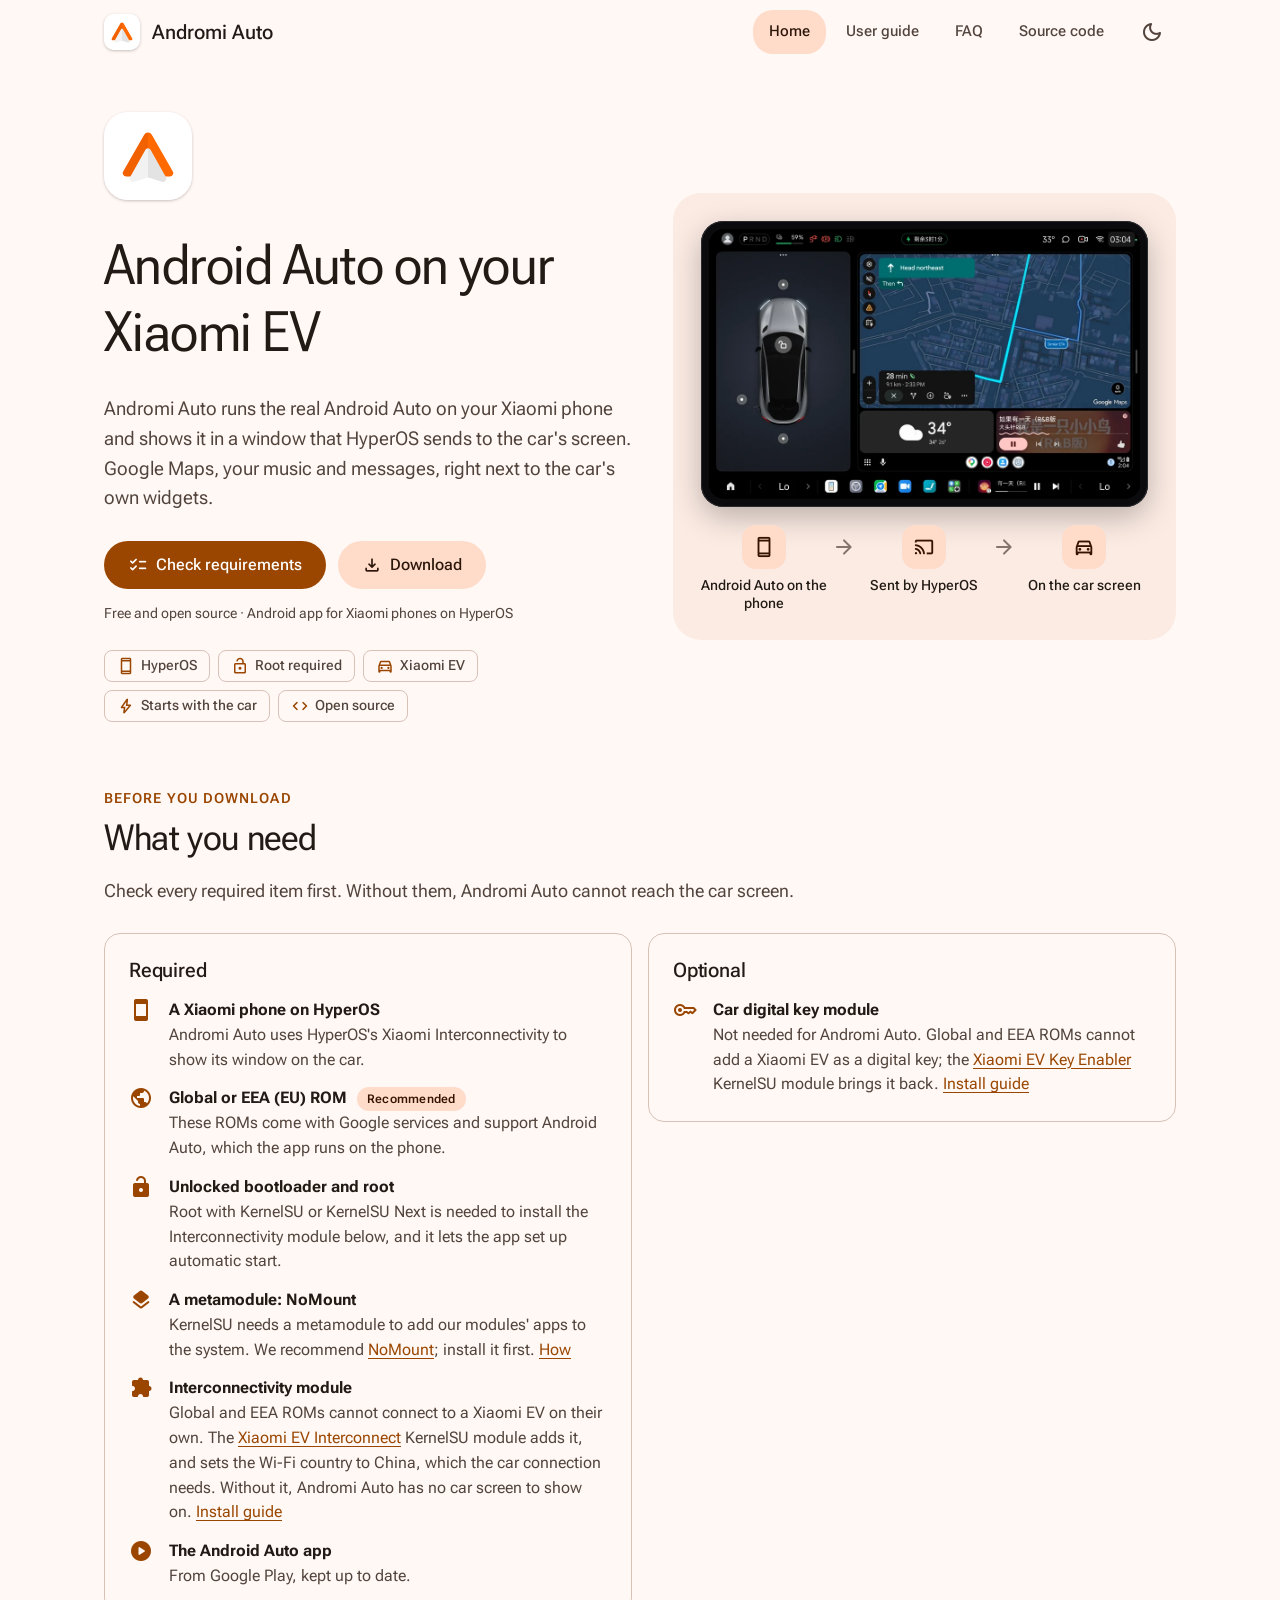
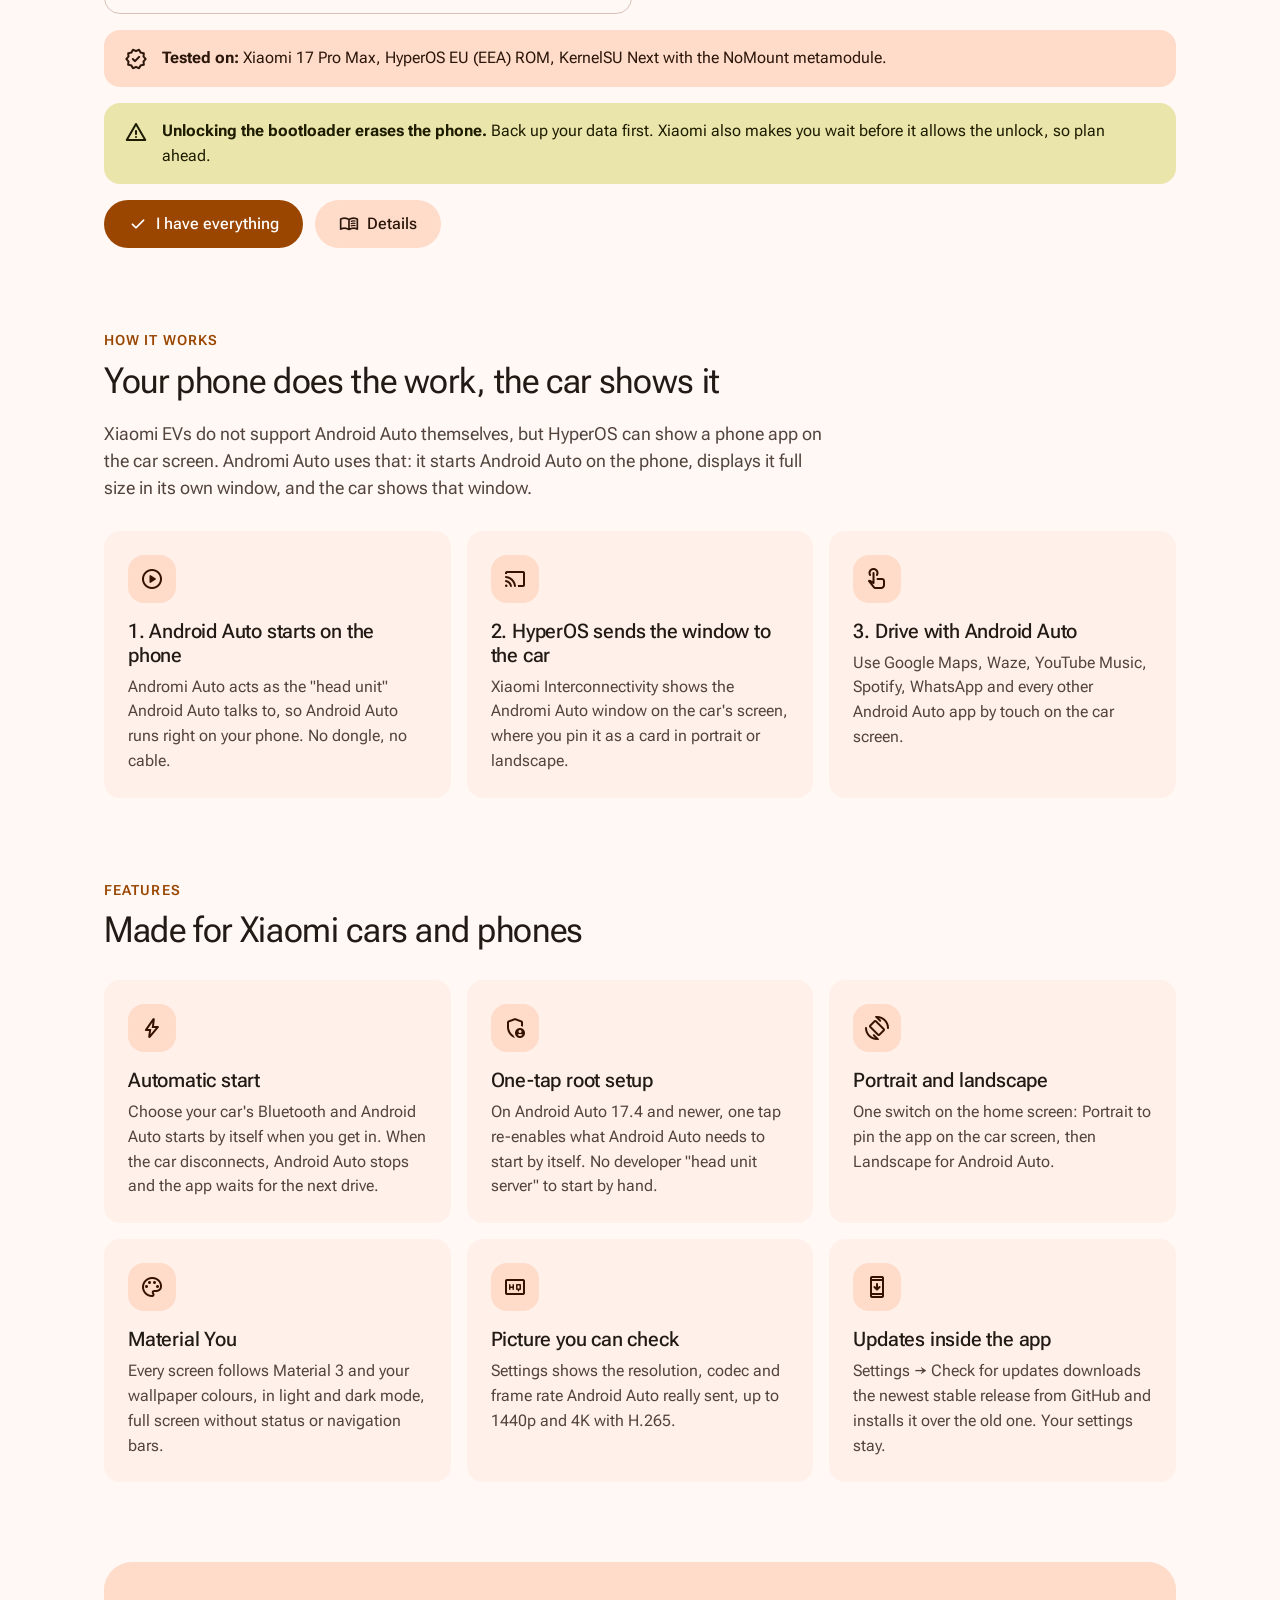
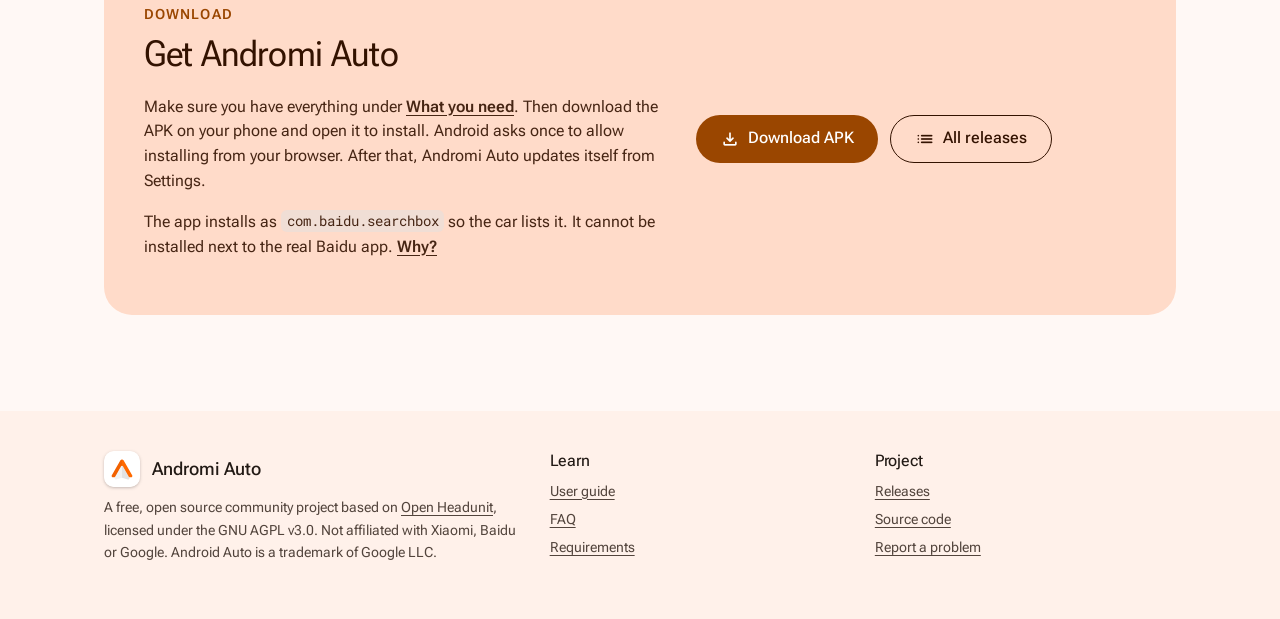
<file: index.html>
<!doctype html>
<html lang="en">
<head>
  <meta charset="utf-8">
  <meta name="viewport" content="width=device-width, initial-scale=1">
  <title>Andromi Auto · Android Auto on your Xiaomi EV</title>
  <meta name="description" content="Andromi Auto runs Android Auto on your Xiaomi phone and shows it on the screen of your Xiaomi EV through HyperOS Interconnectivity.">
  <meta property="og:type" content="website">
  <meta property="og:site_name" content="Andromi Auto">
  <meta property="og:url" content="https://andromi-auto.github.io/">
  <meta property="og:title" content="Andromi Auto">
  <meta property="og:description" content="Android Auto on Xiaomi EVs, through HyperOS Interconnectivity. Requirements, downloads and setup guide.">
  <meta property="og:image" content="https://andromi-auto.github.io/assets/social/andromi-share.jpg">
  <meta property="og:image:type" content="image/jpeg">
  <meta property="og:image:width" content="1200">
  <meta property="og:image:height" content="675">
  <meta property="og:image:alt" content="Introducing Andromi Auto: Android Auto on a Xiaomi EV screen">
  <meta name="twitter:card" content="summary_large_image">
  <meta name="twitter:title" content="Andromi Auto">
  <meta name="twitter:description" content="Android Auto on Xiaomi EVs, through HyperOS Interconnectivity. Requirements, downloads and setup guide.">
  <meta name="twitter:image" content="https://andromi-auto.github.io/assets/social/andromi-share.jpg">
  <meta name="theme-color" content="#FFF8F5" media="(prefers-color-scheme: light)">
  <meta name="theme-color" content="#1A120D" media="(prefers-color-scheme: dark)">
  <link rel="icon" href="favicon.svg" type="image/svg+xml">
  <link rel="icon" href="favicon.png" type="image/png" sizes="64x64">
  <link rel="apple-touch-icon" href="apple-touch-icon.png">
  <script>try{var t=localStorage.getItem("theme");if(t)document.documentElement.setAttribute("data-theme",t)}catch(e){}</script>
  <link rel="preconnect" href="https://fonts.googleapis.com">
  <link rel="preconnect" href="https://fonts.gstatic.com" crossorigin>
  <link rel="stylesheet" href="https://fonts.googleapis.com/css2?family=Roboto+Flex:opsz,wght@8..144,300..700&family=Roboto+Mono:wght@400;500&display=swap">
  <link rel="stylesheet" href="https://fonts.googleapis.com/css2?family=Material+Symbols+Rounded:opsz,wght,FILL,GRAD@20..48,100..700,0..1,-50..200&display=block">
  <link rel="stylesheet" href="assets/style.css?v=e970053d">
</head>
<body>
  <a class="skip" href="#main">Skip to content</a>

  <header class="top-bar">
    <div class="wrap">
      <a class="brand" href="./"><img src="assets/icon.svg" alt="" width="36" height="36">Andromi Auto</a>
      <nav class="nav" aria-label="Main">
        <a href="./" aria-current="page">Home</a>
        <a href="guide.html">User guide</a>
        <a href="faq.html">FAQ</a>
        <a href="https://github.com/Andromi-Auto/andromi-auto">Source code</a>
      </nav>
      <button class="icon-button" id="theme-toggle" type="button" aria-label="Switch theme"><span class="icon">dark_mode</span></button>
    </div>
  </header>

  <main id="main">
    <!-- Hero -->
    <section class="hero">
      <div class="wrap">
        <div>
          <img class="hero-logo" src="assets/icon.svg" alt="Andromi Auto icon" width="88" height="88">
          <h1>Android Auto on your Xiaomi EV</h1>
          <p class="lead">Andromi Auto runs the real Android Auto on your Xiaomi phone and shows it in a window that HyperOS sends to the car's screen. Google Maps, your music and messages, right next to the car's own widgets.</p>
          <div class="btn-row">
            <a class="btn btn-filled" href="#requirements"><span class="icon">checklist</span>Check requirements</a>
            <a class="btn btn-tonal" href="#download"><span class="icon">download</span>Download</a>
          </div>
          <p class="release-note" data-latest-release>Free and open source · Android app for Xiaomi phones on HyperOS</p>
          <ul class="chips" aria-label="Highlights">
            <li class="chip"><span class="icon">smartphone</span>HyperOS</li>
            <li class="chip"><span class="icon">lock_open</span>Root required</li>
            <li class="chip"><span class="icon">directions_car</span>Xiaomi EV</li>
            <li class="chip"><span class="icon">bolt</span>Starts with the car</li>
            <li class="chip"><span class="icon">code</span>Open source</li>
          </ul>
        </div>

        <figure class="scene">
          <div class="car-screen">
            <picture>
              <source type="image/webp" srcset="assets/car-screen-960.webp 960w, assets/car-screen-1600.webp 1600w" sizes="(min-width: 900px) 540px, 100vw">
              <img src="assets/car-screen-960.jpg" srcset="assets/car-screen-960.jpg 960w, assets/car-screen-1600.jpg 1600w" sizes="(min-width: 900px) 540px, 100vw"
                   width="1600" height="1000" style="display:block;width:100%;height:auto" alt="A Xiaomi EV's screen: the car's own view on the left, Android Auto with Google Maps navigation, weather and music on the right">
            </picture>
          </div>
          <div class="flow">
            <span class="flow-step"><span class="icon">smartphone</span>Android Auto on the phone</span>
            <span class="icon flow-arrow" aria-hidden="true">arrow_forward</span>
            <span class="flow-step"><span class="icon">cast</span>Sent by HyperOS</span>
            <span class="icon flow-arrow" aria-hidden="true">arrow_forward</span>
            <span class="flow-step"><span class="icon">directions_car</span>On the car screen</span>
          </div>
        </figure>
      </div>
    </section>

    <!-- Requirements: first, so nobody downloads an app their phone cannot use -->
    <section id="requirements">
      <div class="wrap">
        <div class="section-head">
          <span class="eyebrow">Before you download</span>
          <h2>What you need</h2>
          <p>Check every required item first. Without them, Andromi Auto cannot reach the car screen.</p>
        </div>
        <div class="grid two">
          <div class="card outlined">
            <h3>Required</h3>
            <ul class="check-list">
              <li><span class="icon filled">smartphone</span><div><strong>A Xiaomi phone on HyperOS</strong><span class="text">Andromi Auto uses HyperOS's Xiaomi Interconnectivity to show its window on the car.</span></div></li>
              <li><span class="icon filled">public</span><div><strong>Global or EEA (EU) ROM <span class="badge">Recommended</span></strong><span class="text">These ROMs come with Google services and support Android Auto, which the app runs on the phone.</span></div></li>
              <li><span class="icon filled">lock_open</span><div><strong>Unlocked bootloader and root</strong><span class="text">Root with KernelSU or KernelSU Next is needed to install the Interconnectivity module below, and it lets the app set up automatic start.</span></div></li>
              <li><span class="icon filled">layers</span><div><strong>A metamodule: NoMount</strong><span class="text">KernelSU needs a metamodule to add our modules' apps to the system. We recommend <a href="https://github.com/maxsteeel/nomount/releases/latest">NoMount</a>; install it first. <a href="guide.html#metamodule">How</a></span></div></li>
              <li><span class="icon filled">extension</span><div><strong>Interconnectivity module</strong><span class="text">Global and EEA ROMs cannot connect to a Xiaomi EV on their own. The <a href="https://github.com/Andromi-Auto/xiaomi-ev-interconnect/releases/latest">Xiaomi EV Interconnect</a> KernelSU module adds it, and sets the Wi-Fi country to China, which the car connection needs. Without it, Andromi Auto has no car screen to show on. <a href="guide.html#interconnectivity-module">Install guide</a></span></div></li>
              <li><span class="icon filled">play_circle</span><div><strong>The Android Auto app</strong><span class="text">From Google Play, kept up to date.</span></div></li>
            </ul>
          </div>
          <div class="card outlined">
            <h3>Optional</h3>
            <ul class="check-list">
              <li><span class="icon">key</span><div><strong>Car digital key module</strong><span class="text">Not needed for Andromi Auto. Global and EEA ROMs cannot add a Xiaomi EV as a digital key; the <a href="https://github.com/Andromi-Auto/xiaomi-ev-key/releases/latest">Xiaomi EV Key Enabler</a> KernelSU module brings it back. <a href="guide.html#digital-key">Install guide</a></span></div></li>
            </ul>
          </div>
        </div>
        <div class="note">
          <span class="icon">verified</span>
          <div><p><b>Tested on:</b> Xiaomi 17 Pro Max, HyperOS EU (EEA) ROM, KernelSU Next with the NoMount metamodule.</p></div>
        </div>
        <div class="note warn">
          <span class="icon">warning</span>
          <div><p><b>Unlocking the bootloader erases the phone.</b> Back up your data first. Xiaomi also makes you wait before it allows the unlock, so plan ahead.</p></div>
        </div>
        <div class="btn-row" style="margin-top:8px">
          <a class="btn btn-filled" href="#download"><span class="icon">check</span>I have everything</a>
          <a class="btn btn-tonal" href="guide.html#requirements"><span class="icon">menu_book</span>Details</a>
        </div>
      </div>
    </section>

    <!-- What it does -->
    <section id="how-it-works">
      <div class="wrap">
        <div class="section-head">
          <span class="eyebrow">How it works</span>
          <h2>Your phone does the work, the car shows it</h2>
          <p>Xiaomi EVs do not support Android Auto themselves, but HyperOS can show a phone app on the car screen. Andromi Auto uses that: it starts Android Auto on the phone, displays it full size in its own window, and the car shows that window.</p>
        </div>
        <div class="grid">
          <div class="card">
            <span class="feature-icon"><span class="icon">play_circle</span></span>
            <h3>1. Android Auto starts on the phone</h3>
            <p>Andromi Auto acts as the "head unit" Android Auto talks to, so Android Auto runs right on your phone. No dongle, no cable.</p>
          </div>
          <div class="card">
            <span class="feature-icon"><span class="icon">cast</span></span>
            <h3>2. HyperOS sends the window to the car</h3>
            <p>Xiaomi Interconnectivity shows the Andromi Auto window on the car's screen, where you pin it as a card in portrait or landscape.</p>
          </div>
          <div class="card">
            <span class="feature-icon"><span class="icon">touch_app</span></span>
            <h3>3. Drive with Android Auto</h3>
            <p>Use Google Maps, Waze, YouTube Music, Spotify, WhatsApp and every other Android Auto app by touch on the car screen.</p>
          </div>
        </div>
      </div>
    </section>

    <!-- Features -->
    <section id="features">
      <div class="wrap">
        <div class="section-head">
          <span class="eyebrow">Features</span>
          <h2>Made for Xiaomi cars and phones</h2>
        </div>
        <div class="grid">
          <div class="card">
            <span class="feature-icon"><span class="icon">bolt</span></span>
            <h3>Automatic start</h3>
            <p>Choose your car's Bluetooth and Android Auto starts by itself when you get in. When the car disconnects, Android Auto stops and the app waits for the next drive.</p>
          </div>
          <div class="card">
            <span class="feature-icon"><span class="icon">admin_panel_settings</span></span>
            <h3>One-tap root setup</h3>
            <p>On Android Auto 17.4 and newer, one tap re-enables what Android Auto needs to start by itself. No developer "head unit server" to start by hand.</p>
          </div>
          <div class="card">
            <span class="feature-icon"><span class="icon">screen_rotation</span></span>
            <h3>Portrait and landscape</h3>
            <p>One switch on the home screen: Portrait to pin the app on the car screen, then Landscape for Android Auto.</p>
          </div>
          <div class="card">
            <span class="feature-icon"><span class="icon">palette</span></span>
            <h3>Material You</h3>
            <p>Every screen follows Material 3 and your wallpaper colours, in light and dark mode, full screen without status or navigation bars.</p>
          </div>
          <div class="card">
            <span class="feature-icon"><span class="icon">high_quality</span></span>
            <h3>Picture you can check</h3>
            <p>Settings shows the resolution, codec and frame rate Android Auto really sent, up to 1440p and 4K with H.265.</p>
          </div>
          <div class="card">
            <span class="feature-icon"><span class="icon">system_update</span></span>
            <h3>Updates inside the app</h3>
            <p>Settings → Check for updates downloads the newest stable release from GitHub and installs it over the old one. Your settings stay.</p>
          </div>
        </div>
      </div>
    </section>

    <!-- Download -->
    <section id="download">
      <div class="wrap">
        <div class="download">
          <div>
            <span class="eyebrow">Download</span>
            <h2>Get Andromi Auto</h2>
            <p>Make sure you have everything under <a href="#requirements" style="color:inherit;font-weight:600">What you need</a>. Then download the APK on your phone and open it to install. Android asks once to allow installing from your browser. After that, Andromi Auto updates itself from Settings.</p>
            <p>The app installs as <code>com.baidu.searchbox</code> so the car lists it. It cannot be installed next to the real Baidu app. <a href="faq.html#baidu" style="color:inherit;font-weight:600">Why?</a></p>
          </div>
          <div class="btn-row">
            <a class="btn btn-filled" href="https://github.com/Andromi-Auto/andromi-auto/releases/latest/download/Andromi-Auto-release.apk"><span class="icon">download</span>Download APK</a>
            <a class="btn btn-outlined" href="https://github.com/Andromi-Auto/andromi-auto/releases"><span class="icon">list</span>All releases</a>
          </div>
        </div>
      </div>
    </section>
  </main>

  <footer>
    <div class="wrap">
      <div>
        <a class="brand" href="./"><img src="assets/icon.svg" alt="" width="36" height="36">Andromi Auto</a>
        <p>A free, open source community project based on <a href="https://github.com/andreknieriem/open-headunit">Open Headunit</a>, licensed under the GNU AGPL v3.0. Not affiliated with Xiaomi, Baidu or Google. Android Auto is a trademark of Google LLC.</p>
      </div>
      <div>
        <h2>Learn</h2>
        <ul>
          <li><a href="guide.html">User guide</a></li>
          <li><a href="faq.html">FAQ</a></li>
          <li><a href="guide.html#requirements">Requirements</a></li>
        </ul>
      </div>
      <div>
        <h2>Project</h2>
        <ul>
          <li><a href="https://github.com/Andromi-Auto/andromi-auto/releases">Releases</a></li>
          <li><a href="https://github.com/Andromi-Auto/andromi-auto">Source code</a></li>
          <li><a href="https://github.com/Andromi-Auto/andromi-auto/issues">Report a problem</a></li>
        </ul>
      </div>
    </div>
  </footer>

  <script src="assets/app.js?v=4d605380"></script>
</body>
</html>
</file>
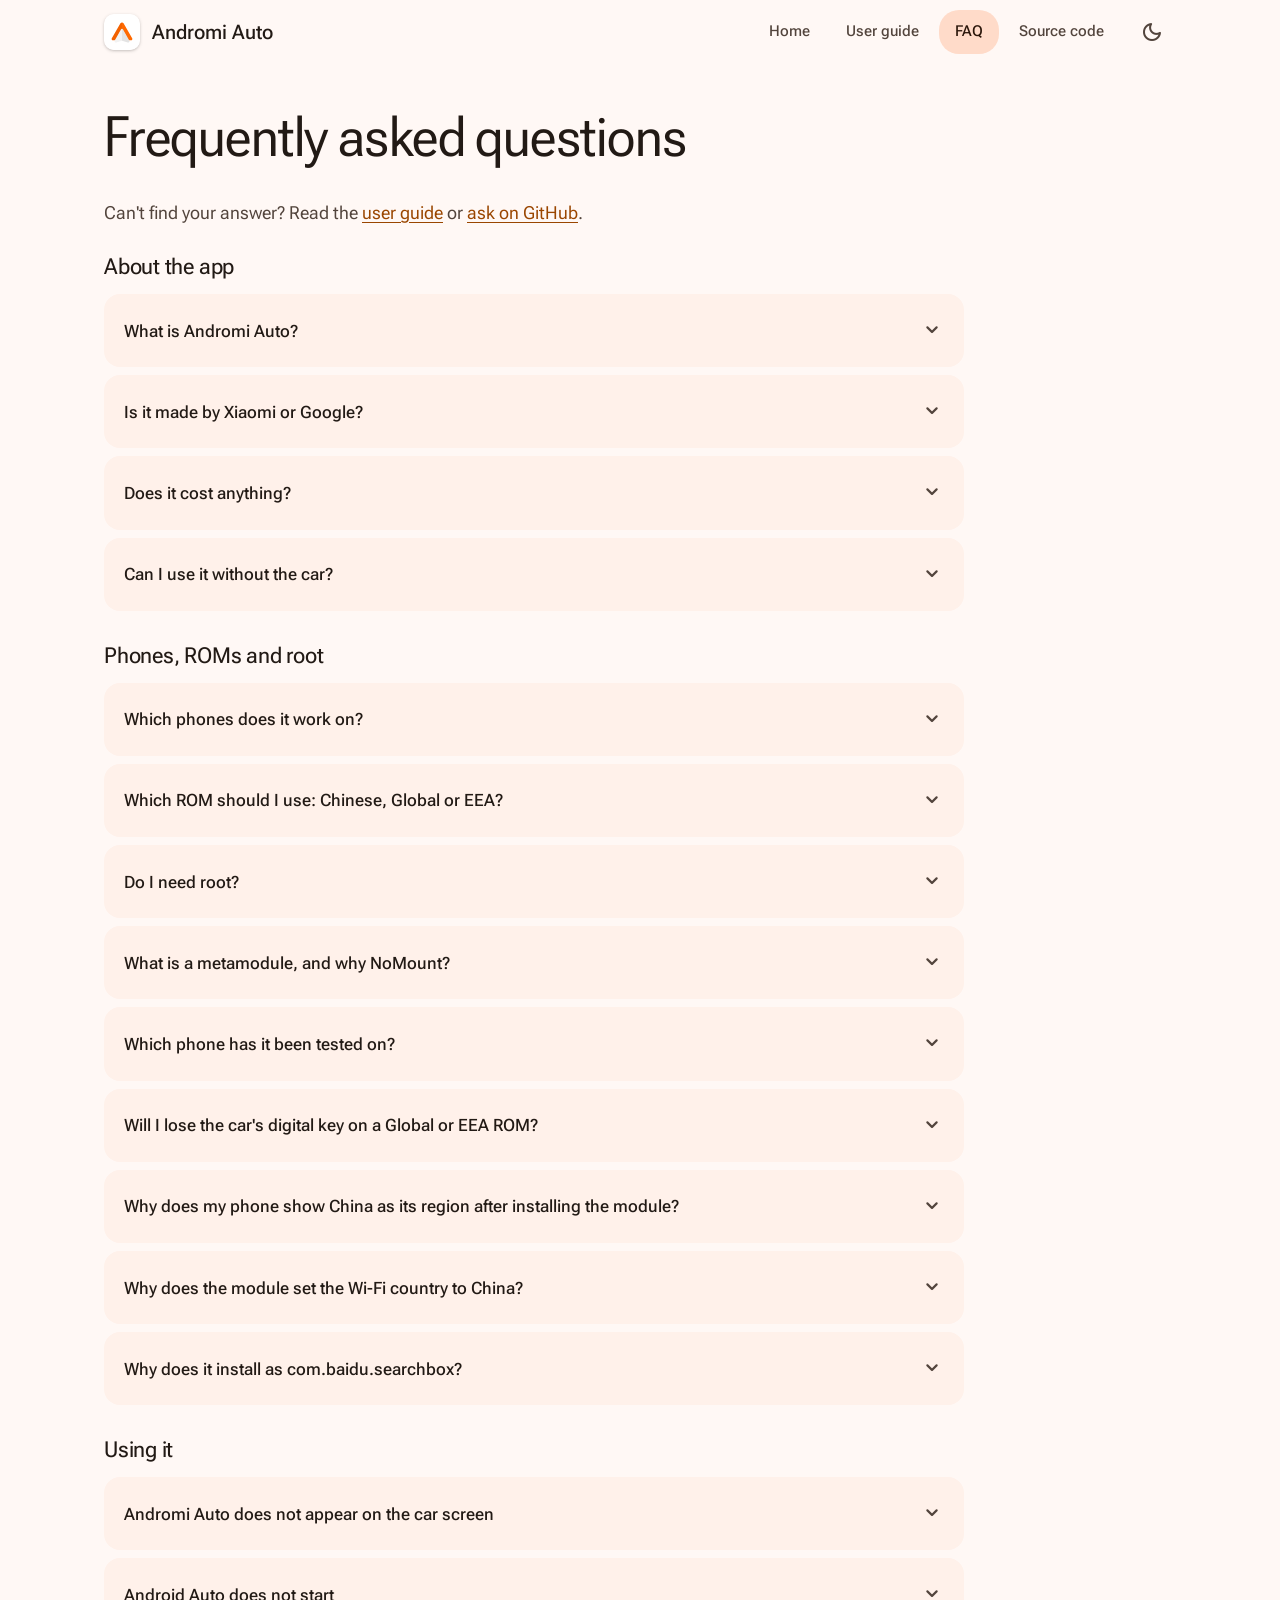
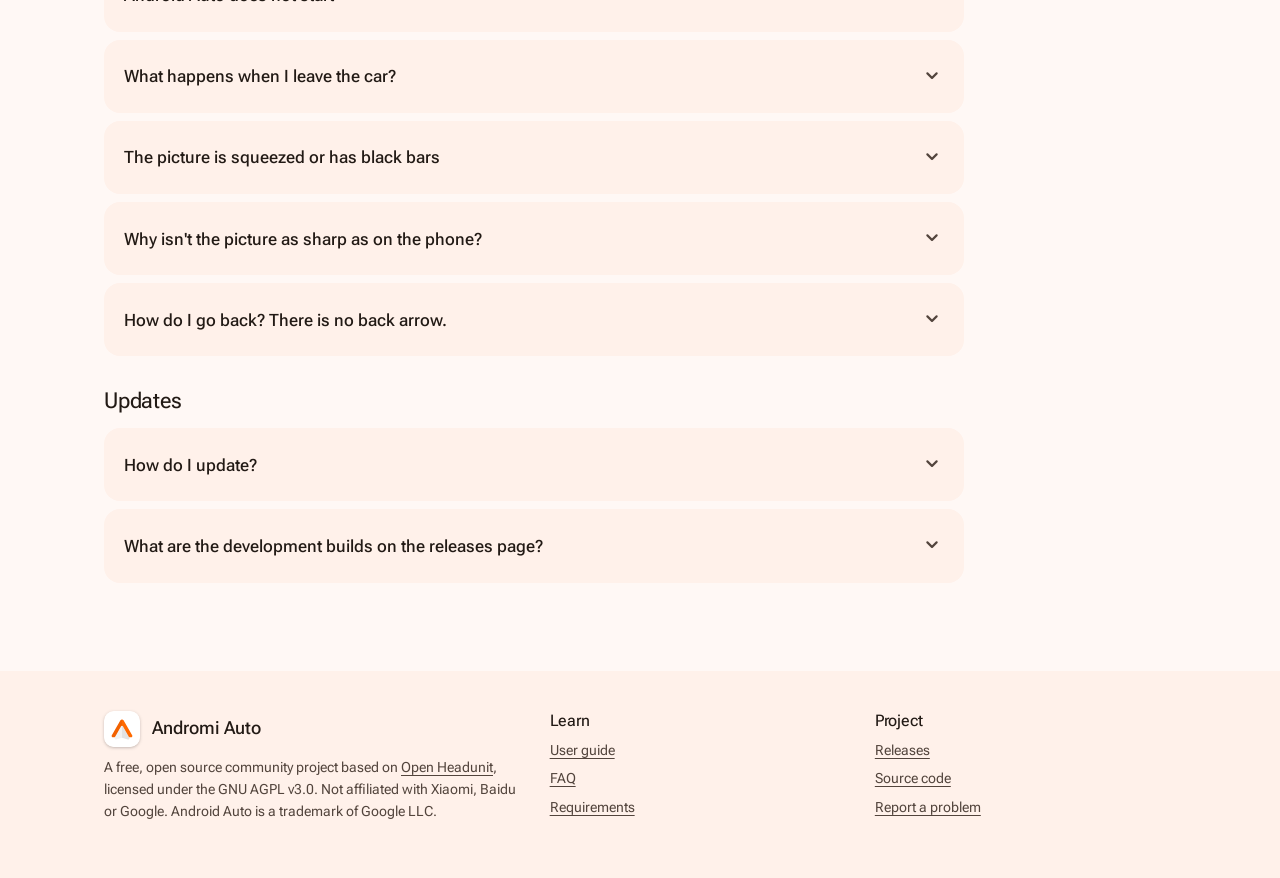
<file: faq.html>
<!doctype html>
<html lang="en">
<head>
  <meta charset="utf-8">
  <meta name="viewport" content="width=device-width, initial-scale=1">
  <title>FAQ · Andromi Auto</title>
  <meta name="description" content="Answers to common questions about Andromi Auto: phones, ROMs, root, the Baidu package name, picture quality and updates.">
  <meta property="og:type" content="website">
  <meta property="og:site_name" content="Andromi Auto">
  <meta property="og:url" content="https://andromi-auto.github.io/faq.html">
  <meta property="og:title" content="Andromi Auto · FAQ">
  <meta property="og:description" content="Answers about Andromi Auto: phones, ROMs, root, the Wi-Fi region, picture quality and updates.">
  <meta property="og:image" content="https://andromi-auto.github.io/assets/social/andromi-share.jpg">
  <meta property="og:image:type" content="image/jpeg">
  <meta property="og:image:width" content="1200">
  <meta property="og:image:height" content="675">
  <meta property="og:image:alt" content="Introducing Andromi Auto: Android Auto on a Xiaomi EV screen">
  <meta name="twitter:card" content="summary_large_image">
  <meta name="twitter:title" content="Andromi Auto · FAQ">
  <meta name="twitter:description" content="Answers about Andromi Auto: phones, ROMs, root, the Wi-Fi region, picture quality and updates.">
  <meta name="twitter:image" content="https://andromi-auto.github.io/assets/social/andromi-share.jpg">
  <meta name="theme-color" content="#FFF8F5" media="(prefers-color-scheme: light)">
  <meta name="theme-color" content="#1A120D" media="(prefers-color-scheme: dark)">
  <link rel="icon" href="favicon.svg" type="image/svg+xml">
  <link rel="icon" href="favicon.png" type="image/png" sizes="64x64">
  <link rel="apple-touch-icon" href="apple-touch-icon.png">
  <script>try{var t=localStorage.getItem("theme");if(t)document.documentElement.setAttribute("data-theme",t)}catch(e){}</script>
  <link rel="preconnect" href="https://fonts.googleapis.com">
  <link rel="preconnect" href="https://fonts.gstatic.com" crossorigin>
  <link rel="stylesheet" href="https://fonts.googleapis.com/css2?family=Roboto+Flex:opsz,wght@8..144,300..700&family=Roboto+Mono:wght@400;500&display=swap">
  <link rel="stylesheet" href="https://fonts.googleapis.com/css2?family=Material+Symbols+Rounded:opsz,wght,FILL,GRAD@20..48,100..700,0..1,-50..200&display=block">
  <link rel="stylesheet" href="assets/style.css?v=e970053d">
</head>
<body>
  <a class="skip" href="#main">Skip to content</a>

  <header class="top-bar">
    <div class="wrap">
      <a class="brand" href="./"><img src="assets/icon.svg" alt="" width="36" height="36">Andromi Auto</a>
      <nav class="nav" aria-label="Main">
        <a href="./">Home</a>
        <a href="guide.html">User guide</a>
        <a href="faq.html" aria-current="page">FAQ</a>
        <a href="https://github.com/Andromi-Auto/andromi-auto">Source code</a>
      </nav>
      <button class="icon-button" id="theme-toggle" type="button" aria-label="Switch theme"><span class="icon">dark_mode</span></button>
    </div>
  </header>

  <main id="main" class="wrap">
    <div class="page-title">
      <h1>Frequently asked questions</h1>
      <p>Can't find your answer? Read the <a href="guide.html">user guide</a> or <a href="https://github.com/Andromi-Auto/andromi-auto/issues">ask on GitHub</a>.</p>
    </div>

    <div style="padding-bottom:48px; max-width:860px">
      <div class="faq-group">
        <h2>About the app</h2>
        <div class="faq">
          <details id="what">
            <summary>What is Andromi Auto?</summary>
            <div class="answer"><p>An Android app that runs the real Android Auto on your Xiaomi phone and shows it in a window. HyperOS sends that window to the screen of your Xiaomi EV, so you can use Android Auto in a car that does not support it on its own.</p></div>
          </details>
          <details id="official">
            <summary>Is it made by Xiaomi or Google?</summary>
            <div class="answer"><p>No. It is a free, open source community project based on <a href="https://github.com/andreknieriem/open-headunit">Open Headunit</a>. It is not affiliated with Xiaomi, Baidu or Google.</p></div>
          </details>
          <details id="cost">
            <summary>Does it cost anything?</summary>
            <div class="answer"><p>No. It is free and the full source code is on <a href="https://github.com/Andromi-Auto/andromi-auto">GitHub</a> under the GNU AGPL v3.0 licence.</p></div>
          </details>
          <details id="phone-use">
            <summary>Can I use it without the car?</summary>
            <div class="answer"><p>Yes. Tap <b>Start Android Auto</b> and Android Auto runs full screen on the phone. That is also the easiest way to check that everything works before you go to the car.</p></div>
          </details>
        </div>
      </div>

      <div class="faq-group">
        <h2>Phones, ROMs and root</h2>
        <div class="faq">
          <details id="hyperos">
            <summary>Which phones does it work on?</summary>
            <div class="answer"><p>Xiaomi, Redmi and POCO phones on <b>HyperOS</b>. HyperOS is required, because the app relies on Xiaomi Interconnectivity to appear on the car screen.</p></div>
          </details>
          <details id="rom">
            <summary>Which ROM should I use: Chinese, Global or EEA?</summary>
            <div class="answer">
              <p>A <b>Global or EEA (EU) ROM</b> is ideal. Android Auto runs on the phone, so it needs Google services and a ROM where Android Auto is supported, which these ROMs have.</p>
              <p>The catch: Global and EEA ROMs cannot connect to a Xiaomi EV out of the box. A KernelSU module adds that back, so you also need an unlocked bootloader and root. See the <a href="guide.html#interconnectivity-module">Interconnectivity module</a> section of the guide.</p>
            </div>
          </details>
          <details id="root">
            <summary>Do I need root?</summary>
            <div class="answer">
              <p><b>Yes.</b> You need an unlocked bootloader and root with <b>KernelSU</b> or <b>KernelSU Next</b>, plus the <a href="#metamodule">NoMount metamodule</a>. On a Global or EEA ROM the phone cannot connect to a Xiaomi EV without the Interconnectivity module, and that module is installed through KernelSU. Without it Andromi Auto has no car screen to show on.</p>
              <p>Root is also what lets the app set up automatic start with one tap.</p>
              <p>Unlocking the bootloader erases the phone, so back up your data first.</p>
            </div>
          </details>
          <details id="metamodule">
            <summary>What is a metamodule, and why NoMount?</summary>
            <div class="answer">
              <p>KernelSU and KernelSU Next only add a module's apps and files to the system when a <a href="https://kernelsu.org/guide/metamodule.html">metamodule</a> is installed. Our Interconnect and Key Enabler modules add apps, so they need one. Without it they install, but their apps never appear.</p>
              <p>We recommend <a href="https://github.com/maxsteeel/nomount/releases/latest">NoMount</a>: it adds module files without mounting anything, and it is what our modules are tested with. Install it first and restart, then install our modules.</p>
            </div>
          </details>
          <details id="tested">
            <summary>Which phone has it been tested on?</summary>
            <div class="answer"><p>A Xiaomi 17 Pro Max on the HyperOS EU (EEA) ROM, rooted with KernelSU Next and the NoMount metamodule. Other Xiaomi phones on HyperOS should work the same way, but have not been tested.</p></div>
          </details>
          <details id="digital-key">
            <summary>Will I lose the car's digital key on a Global or EEA ROM?</summary>
            <div class="answer"><p>Out of the box, Global and EEA ROMs cannot add a Xiaomi EV as a digital key. It has nothing to do with Andromi Auto, but the <a href="https://github.com/Andromi-Auto/xiaomi-ev-key">Xiaomi EV Key Enabler</a> KernelSU module brings this support back. <a href="guide.html#digital-key">How to install it</a>.</p></div>
          </details>
          <details id="region">
            <summary>Why does my phone show China as its region after installing the module?</summary>
            <div class="answer"><p>Xiaomi's car connection service only runs on the Chinese region, so the <a href="https://github.com/Andromi-Auto/xiaomi-ev-interconnect">Xiaomi EV Interconnect</a> module reports the region as China while it is active. Some Xiaomi apps that check the region may behave as on a Chinese ROM. Removing the module and restarting restores the original region.</p></div>
          </details>
          <details id="wifi-country">
            <summary>Why does the module set the Wi-Fi country to China?</summary>
            <div class="answer">
              <p>The phone connects to a Xiaomi EV over Wi-Fi Direct, and that link only works when the phone's Wi-Fi country is China (CN), on any ROM, Chinese ones included. The <a href="https://github.com/Andromi-Auto/xiaomi-ev-interconnect">Xiaomi EV Interconnect</a> module sets it on every start and checks once a minute that it stays CN.</p>
              <p>You do not need LSPosed, Vector or the "WiFi Country Code" Xposed module for this. If you have that module, turn it off.</p>
            </div>
          </details>
          <details id="baidu">
            <summary>Why does it install as com.baidu.searchbox?</summary>
            <div class="answer">
              <p>The car only shows phone apps whose package name is on Xiaomi's allowed list, so Andromi Auto uses the name of an app on that list.</p>
              <p>That means it cannot be installed next to the real Baidu app or another app using the same name. It is also why Andromi Auto will never be on Google Play: download it from the <a href="https://github.com/Andromi-Auto/andromi-auto/releases">releases page</a>.</p>
            </div>
          </details>
        </div>
      </div>

      <div class="faq-group">
        <h2>Using it</h2>
        <div class="faq">
          <details id="not-in-car-list">
            <summary>Andromi Auto does not appear on the car screen</summary>
            <div class="answer">
              <p>Check that the phone is connected to the car with Xiaomi Interconnectivity and that other phone apps appear on the car. On a Global or EEA ROM, the <a href="guide.html#interconnectivity-module">Interconnectivity module</a> must be installed.</p>
              <p>Also make sure the real Baidu app is not installed: the car would show that one instead.</p>
            </div>
          </details>
          <details id="no-start">
            <summary>Android Auto does not start</summary>
            <div class="answer">
              <p>Update Android Auto from Google Play and open it once on the phone to accept its terms. Then start it again from Andromi Auto.</p>
              <p>If automatic start does nothing, open <b>Automatic start</b>: all three items (root setup, car Bluetooth, open from the background) must show a check mark, and the switch must be on.</p>
            </div>
          </details>
          <details id="auto-stop">
            <summary>What happens when I leave the car?</summary>
            <div class="answer"><p>With automatic start on, Android Auto stops a few seconds after the car's Bluetooth disconnects and Andromi Auto goes back to its home screen. When the car connects again, Android Auto starts again by itself.</p></div>
          </details>
          <details id="orientation">
            <summary>The picture is squeezed or has black bars</summary>
            <div class="answer"><p>Check the <b>Screen</b> switch on the home screen: pin the app on the car screen in <b>Portrait</b> first, then switch to <b>Landscape</b> for Android Auto.</p></div>
          </details>
          <details id="sharpness">
            <summary>Why isn't the picture as sharp as on the phone?</summary>
            <div class="answer"><p>The picture is compressed twice: once by Android Auto and once by HyperOS when it sends the window to the car. A higher resolution does not always help. 1080p or 1440p with H.265 (Settings → Graphic → Resolution) works best. Improving this is ongoing work.</p></div>
          </details>
          <details id="back">
            <summary>How do I go back? There is no back arrow.</summary>
            <div class="answer"><p>Use the phone's back gesture. The app runs full screen without status or navigation bars, so on some phones the first swipe shows the bars and the second one goes back.</p></div>
          </details>
        </div>
      </div>

      <div class="faq-group">
        <h2>Updates</h2>
        <div class="faq">
          <details id="update">
            <summary>How do I update?</summary>
            <div class="answer"><p>Open Settings and tap <b>Check for updates</b>. The newest stable release is downloaded and installed over the old version. Your settings stay. The first time, Android asks you to allow installing apps from Andromi Auto.</p></div>
          </details>
          <details id="dev-builds">
            <summary>What are the development builds on the releases page?</summary>
            <div class="answer"><p>Test builds with the newest changes, marked "Pre-release". They are for testing and may have problems. The update check in the app only offers stable releases.</p></div>
          </details>
        </div>
      </div>
    </div>
  </main>

  <footer>
    <div class="wrap">
      <div>
        <a class="brand" href="./"><img src="assets/icon.svg" alt="" width="36" height="36">Andromi Auto</a>
        <p>A free, open source community project based on <a href="https://github.com/andreknieriem/open-headunit">Open Headunit</a>, licensed under the GNU AGPL v3.0. Not affiliated with Xiaomi, Baidu or Google. Android Auto is a trademark of Google LLC.</p>
      </div>
      <div>
        <h2>Learn</h2>
        <ul>
          <li><a href="guide.html">User guide</a></li>
          <li><a href="faq.html">FAQ</a></li>
          <li><a href="guide.html#requirements">Requirements</a></li>
        </ul>
      </div>
      <div>
        <h2>Project</h2>
        <ul>
          <li><a href="https://github.com/Andromi-Auto/andromi-auto/releases">Releases</a></li>
          <li><a href="https://github.com/Andromi-Auto/andromi-auto">Source code</a></li>
          <li><a href="https://github.com/Andromi-Auto/andromi-auto/issues">Report a problem</a></li>
        </ul>
      </div>
    </div>
  </footer>

  <script>
    // Open the question a link points at (for example faq.html#baidu).
    (function () {
      function openFromHash() {
        var el = location.hash && document.getElementById(location.hash.slice(1));
        if (el && el.tagName === "DETAILS") el.open = true;
      }
      window.addEventListener("hashchange", openFromHash);
      openFromHash();
    })();
  </script>
  <script src="assets/app.js?v=4d605380"></script>
</body>
</html>
</file>
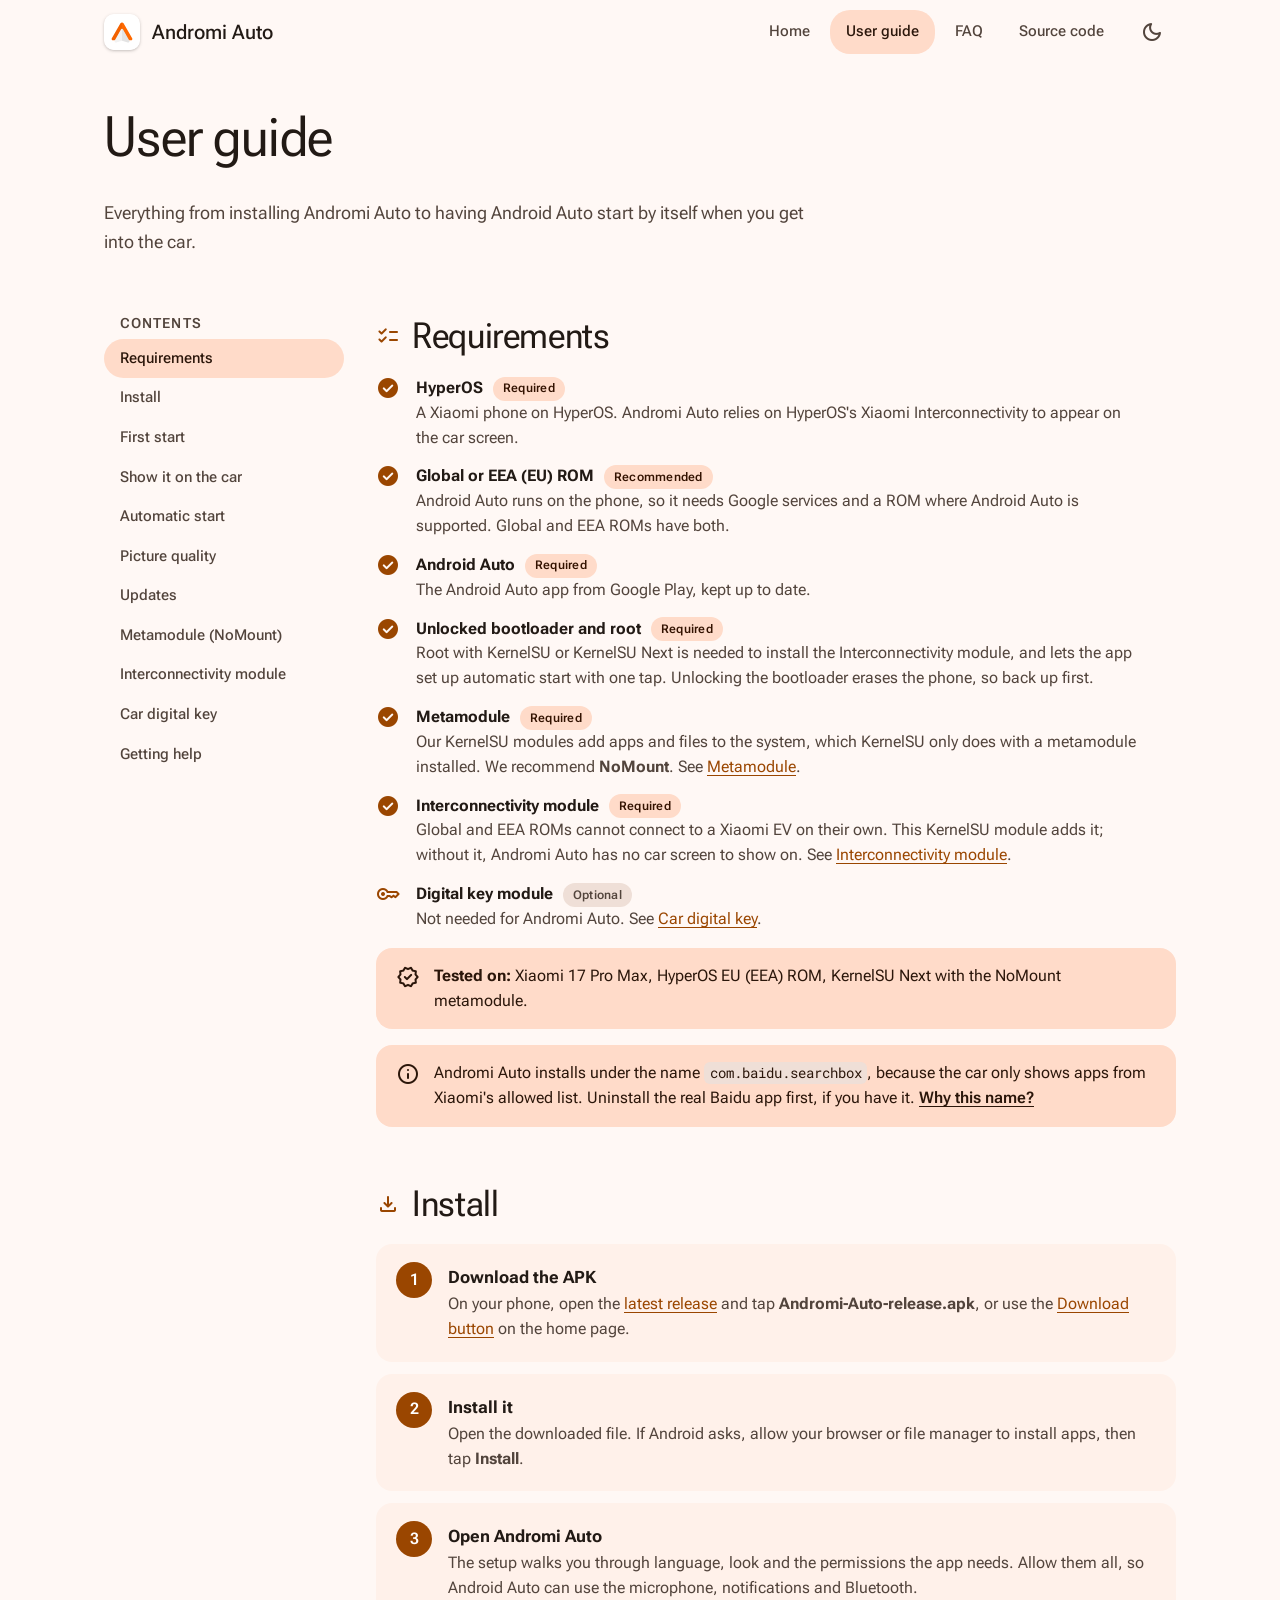
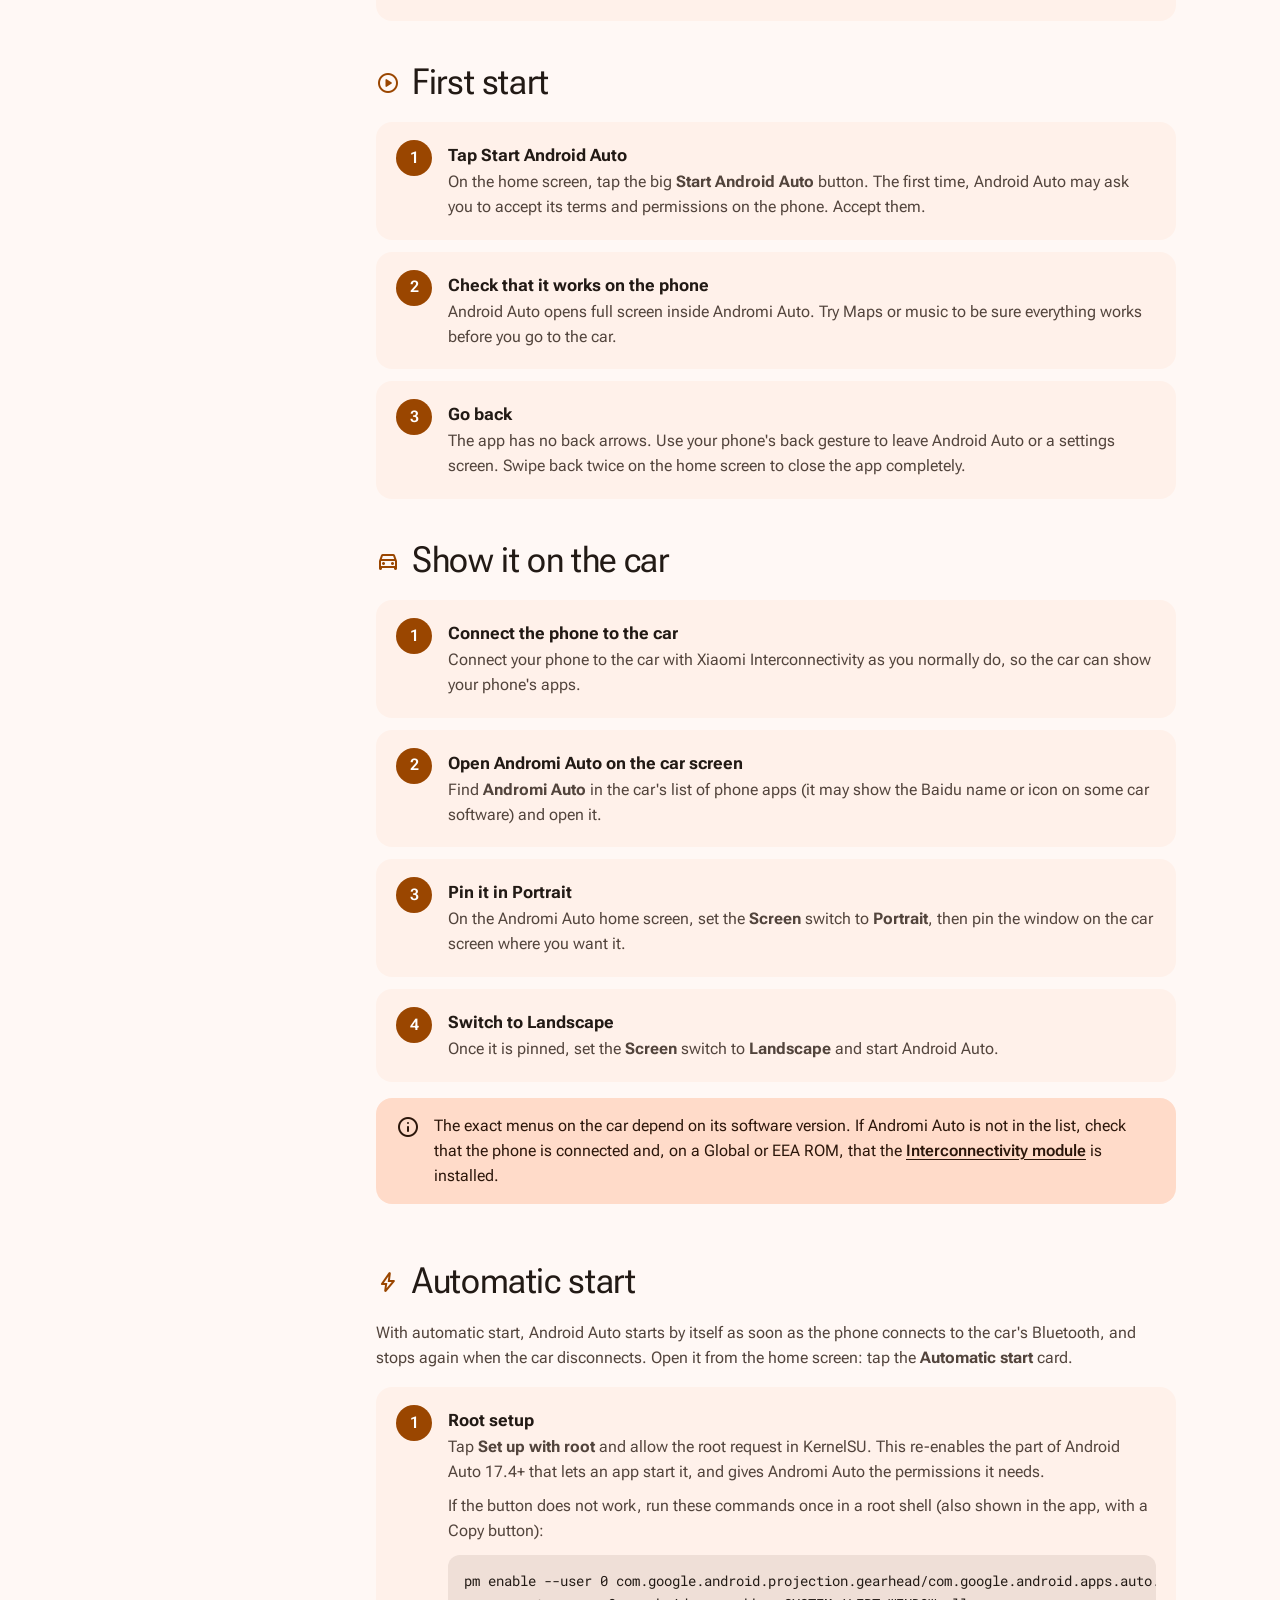
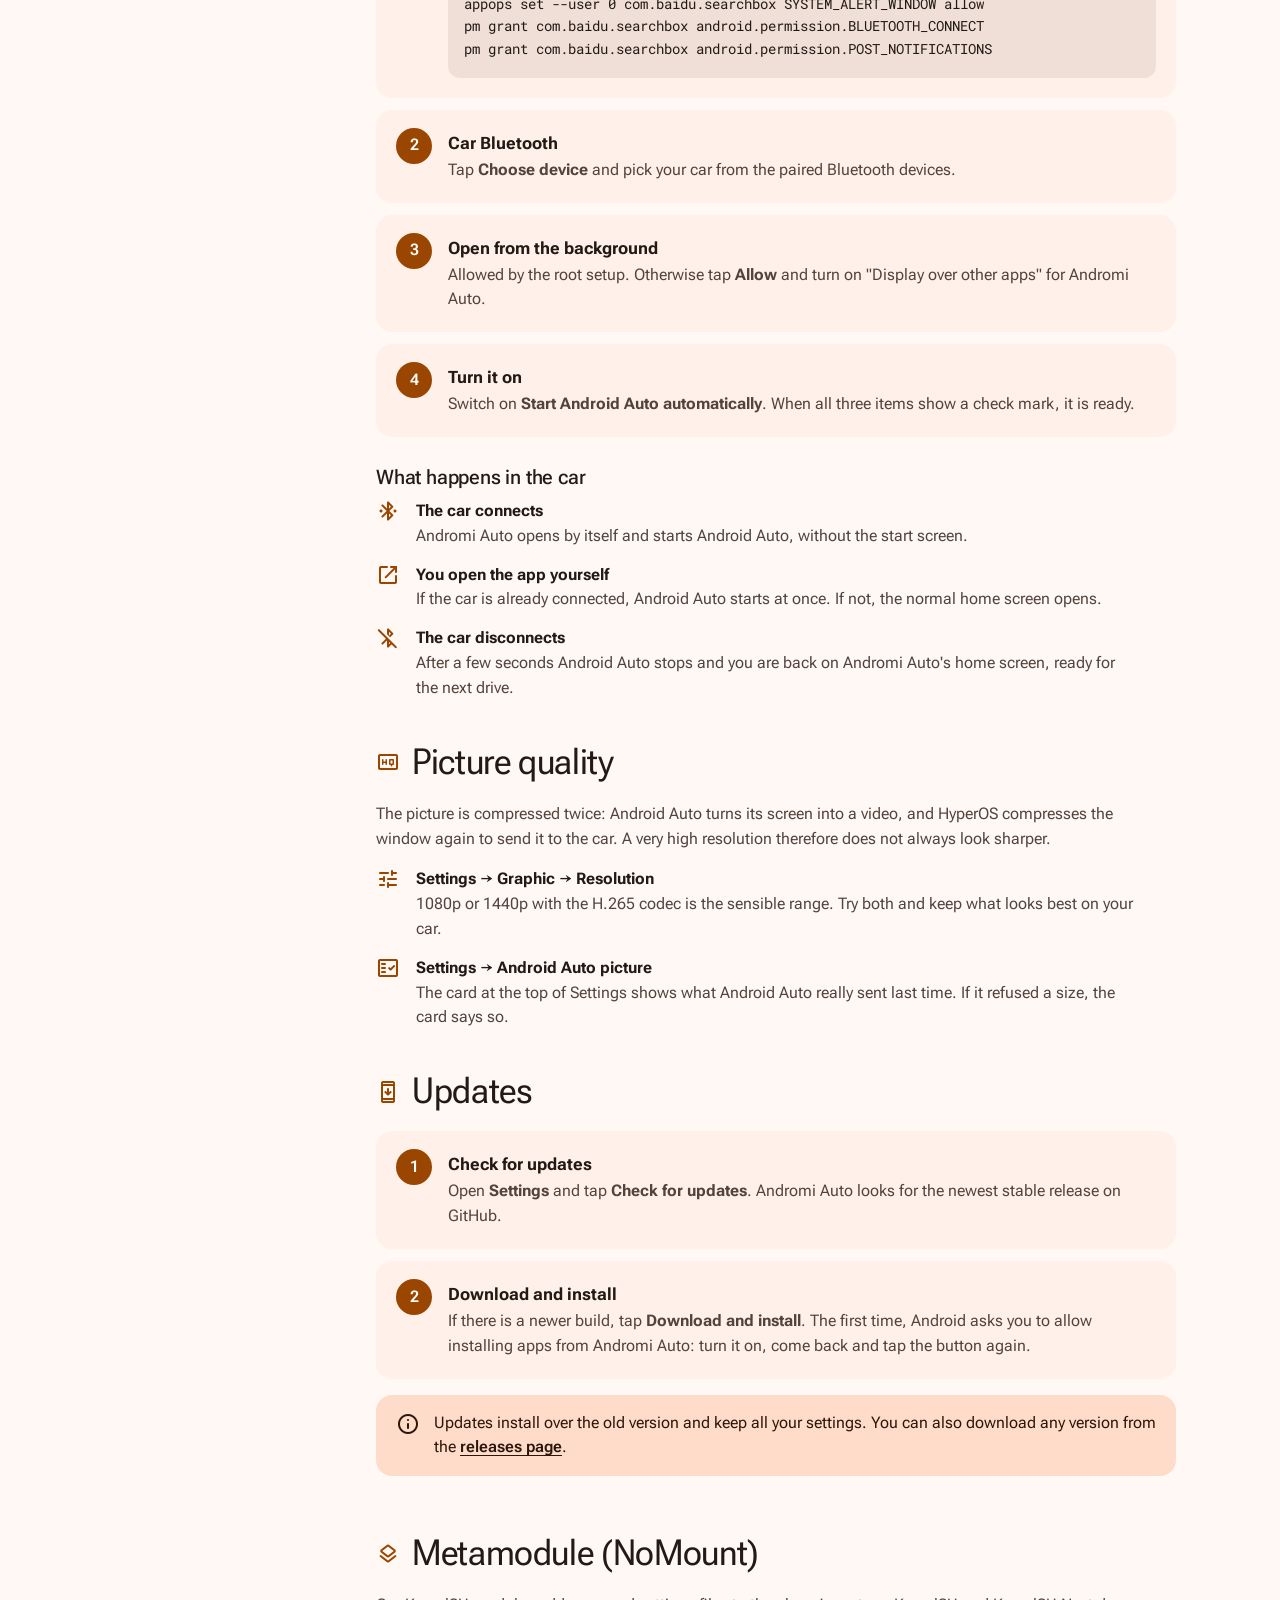
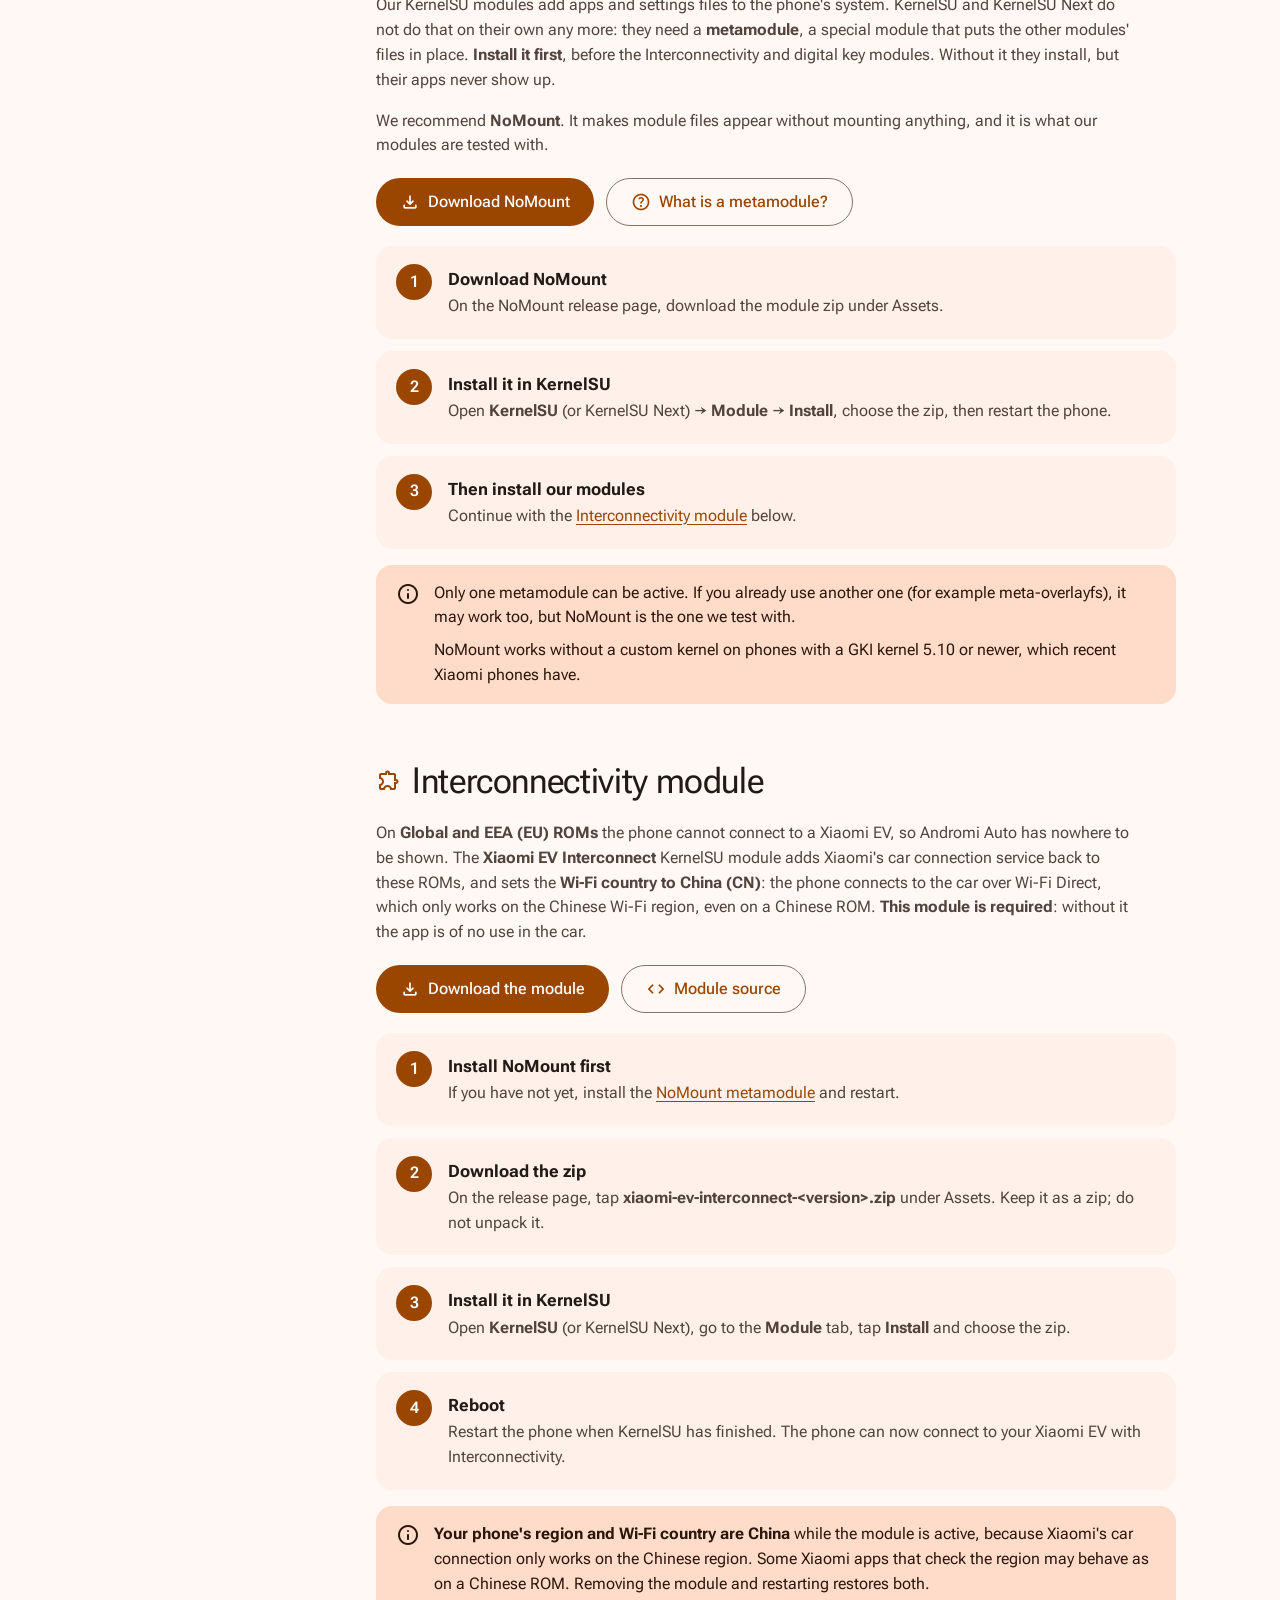
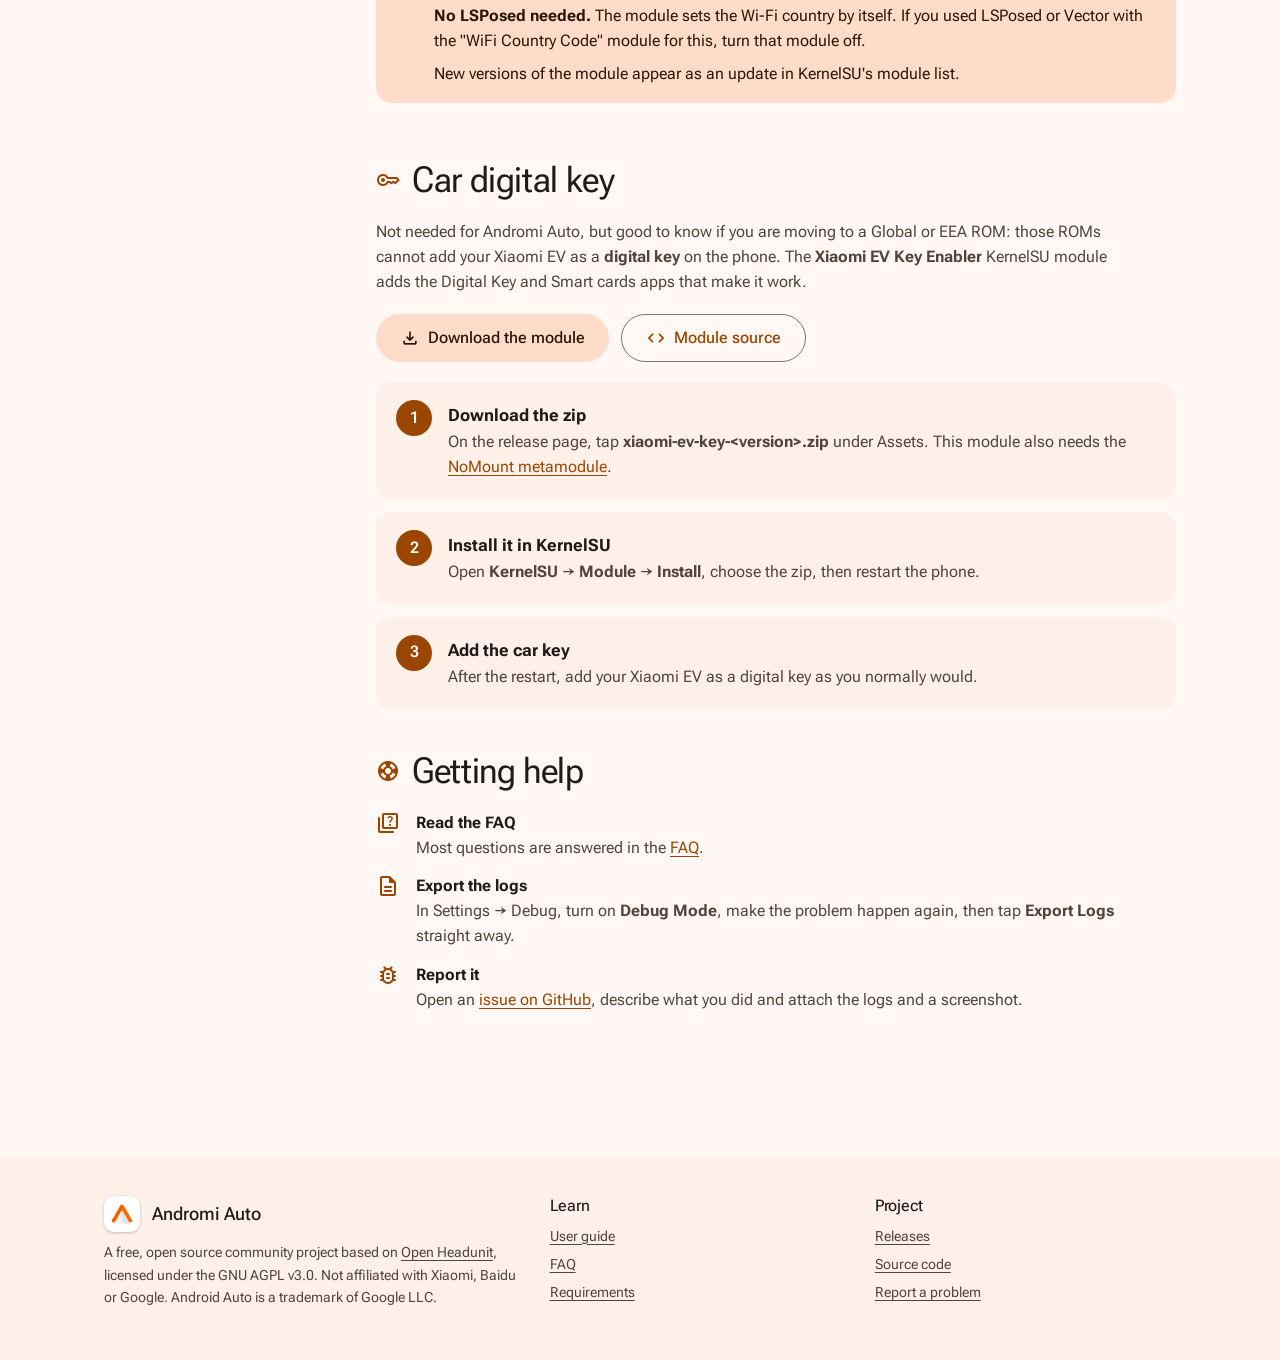
<file: guide.html>
<!doctype html>
<html lang="en">
<head>
  <meta charset="utf-8">
  <meta name="viewport" content="width=device-width, initial-scale=1">
  <title>User guide · Andromi Auto</title>
  <meta name="description" content="How to install and set up Andromi Auto: requirements, first start, pinning to the car screen, automatic start, updates and picture quality.">
  <meta property="og:type" content="website">
  <meta property="og:site_name" content="Andromi Auto">
  <meta property="og:url" content="https://andromi-auto.github.io/guide.html">
  <meta property="og:title" content="Andromi Auto · User guide">
  <meta property="og:description" content="Install and set up Andromi Auto: requirements, NoMount and the Interconnect module, automatic start, updates.">
  <meta property="og:image" content="https://andromi-auto.github.io/assets/social/andromi-share.jpg">
  <meta property="og:image:type" content="image/jpeg">
  <meta property="og:image:width" content="1200">
  <meta property="og:image:height" content="675">
  <meta property="og:image:alt" content="Introducing Andromi Auto: Android Auto on a Xiaomi EV screen">
  <meta name="twitter:card" content="summary_large_image">
  <meta name="twitter:title" content="Andromi Auto · User guide">
  <meta name="twitter:description" content="Install and set up Andromi Auto: requirements, NoMount and the Interconnect module, automatic start, updates.">
  <meta name="twitter:image" content="https://andromi-auto.github.io/assets/social/andromi-share.jpg">
  <meta name="theme-color" content="#FFF8F5" media="(prefers-color-scheme: light)">
  <meta name="theme-color" content="#1A120D" media="(prefers-color-scheme: dark)">
  <link rel="icon" href="favicon.svg" type="image/svg+xml">
  <link rel="icon" href="favicon.png" type="image/png" sizes="64x64">
  <link rel="apple-touch-icon" href="apple-touch-icon.png">
  <script>try{var t=localStorage.getItem("theme");if(t)document.documentElement.setAttribute("data-theme",t)}catch(e){}</script>
  <link rel="preconnect" href="https://fonts.googleapis.com">
  <link rel="preconnect" href="https://fonts.gstatic.com" crossorigin>
  <link rel="stylesheet" href="https://fonts.googleapis.com/css2?family=Roboto+Flex:opsz,wght@8..144,300..700&family=Roboto+Mono:wght@400;500&display=swap">
  <link rel="stylesheet" href="https://fonts.googleapis.com/css2?family=Material+Symbols+Rounded:opsz,wght,FILL,GRAD@20..48,100..700,0..1,-50..200&display=block">
  <link rel="stylesheet" href="assets/style.css?v=e970053d">
</head>
<body>
  <a class="skip" href="#main">Skip to content</a>

  <header class="top-bar">
    <div class="wrap">
      <a class="brand" href="./"><img src="assets/icon.svg" alt="" width="36" height="36">Andromi Auto</a>
      <nav class="nav" aria-label="Main">
        <a href="./">Home</a>
        <a href="guide.html" aria-current="page">User guide</a>
        <a href="faq.html">FAQ</a>
        <a href="https://github.com/Andromi-Auto/andromi-auto">Source code</a>
      </nav>
      <button class="icon-button" id="theme-toggle" type="button" aria-label="Switch theme"><span class="icon">dark_mode</span></button>
    </div>
  </header>

  <main id="main" class="wrap">
    <div class="page-title">
      <h1>User guide</h1>
      <p>Everything from installing Andromi Auto to having Android Auto start by itself when you get into the car.</p>
    </div>

    <div class="doc">
      <nav class="toc" aria-label="Contents">
        <h2>Contents</h2>
        <ol>
          <li><a href="#requirements">Requirements</a></li>
          <li><a href="#install">Install</a></li>
          <li><a href="#first-start">First start</a></li>
          <li><a href="#car-screen">Show it on the car</a></li>
          <li><a href="#automatic-start">Automatic start</a></li>
          <li><a href="#picture">Picture quality</a></li>
          <li><a href="#updates">Updates</a></li>
          <li><a href="#metamodule">Metamodule (NoMount)</a></li>
          <li><a href="#interconnectivity-module">Interconnectivity module</a></li>
          <li><a href="#digital-key">Car digital key</a></li>
          <li><a href="#help">Getting help</a></li>
        </ol>
      </nav>

      <div class="doc-body">
        <section id="requirements">
          <h2><span class="icon">checklist</span>Requirements</h2>
          <ul class="check-list">
            <li><span class="icon filled">check_circle</span><div><strong>HyperOS <span class="badge">Required</span></strong><span class="text">A Xiaomi phone on HyperOS. Andromi Auto relies on HyperOS's Xiaomi Interconnectivity to appear on the car screen.</span></div></li>
            <li><span class="icon filled">check_circle</span><div><strong>Global or EEA (EU) ROM <span class="badge">Recommended</span></strong><span class="text">Android Auto runs on the phone, so it needs Google services and a ROM where Android Auto is supported. Global and EEA ROMs have both.</span></div></li>
            <li><span class="icon filled">check_circle</span><div><strong>Android Auto <span class="badge">Required</span></strong><span class="text">The Android Auto app from Google Play, kept up to date.</span></div></li>
            <li><span class="icon filled">check_circle</span><div><strong>Unlocked bootloader and root <span class="badge">Required</span></strong><span class="text">Root with KernelSU or KernelSU Next is needed to install the Interconnectivity module, and lets the app set up automatic start with one tap. Unlocking the bootloader erases the phone, so back up first.</span></div></li>
            <li><span class="icon filled">check_circle</span><div><strong>Metamodule <span class="badge">Required</span></strong><span class="text">Our KernelSU modules add apps and files to the system, which KernelSU only does with a metamodule installed. We recommend <b>NoMount</b>. See <a href="#metamodule">Metamodule</a>.</span></div></li>
            <li><span class="icon filled">check_circle</span><div><strong>Interconnectivity module <span class="badge">Required</span></strong><span class="text">Global and EEA ROMs cannot connect to a Xiaomi EV on their own. This KernelSU module adds it; without it, Andromi Auto has no car screen to show on. See <a href="#interconnectivity-module">Interconnectivity module</a>.</span></div></li>
            <li><span class="icon">key</span><div><strong>Digital key module <span class="badge optional">Optional</span></strong><span class="text">Not needed for Andromi Auto. See <a href="#digital-key">Car digital key</a>.</span></div></li>
          </ul>
          <div class="note">
            <span class="icon">verified</span>
            <div><p><b>Tested on:</b> Xiaomi 17 Pro Max, HyperOS EU (EEA) ROM, KernelSU Next with the NoMount metamodule.</p></div>
          </div>
          <div class="note">
            <span class="icon">info</span>
            <div><p>Andromi Auto installs under the name <code>com.baidu.searchbox</code>, because the car only shows apps from Xiaomi's allowed list. Uninstall the real Baidu app first, if you have it. <a href="faq.html#baidu">Why this name?</a></p></div>
          </div>
        </section>

        <section id="install">
          <h2><span class="icon">download</span>Install</h2>
          <ol class="steps">
            <li><strong>Download the APK</strong><p>On your phone, open the <a href="https://github.com/Andromi-Auto/andromi-auto/releases/latest">latest release</a> and tap <b>Andromi-Auto-release.apk</b>, or use the <a href="./#download">Download button</a> on the home page.</p></li>
            <li><strong>Install it</strong><p>Open the downloaded file. If Android asks, allow your browser or file manager to install apps, then tap <b>Install</b>.</p></li>
            <li><strong>Open Andromi Auto</strong><p>The setup walks you through language, look and the permissions the app needs. Allow them all, so Android Auto can use the microphone, notifications and Bluetooth.</p></li>
          </ol>
        </section>

        <section id="first-start">
          <h2><span class="icon">play_circle</span>First start</h2>
          <ol class="steps">
            <li><strong>Tap Start Android Auto</strong><p>On the home screen, tap the big <b>Start Android Auto</b> button. The first time, Android Auto may ask you to accept its terms and permissions on the phone. Accept them.</p></li>
            <li><strong>Check that it works on the phone</strong><p>Android Auto opens full screen inside Andromi Auto. Try Maps or music to be sure everything works before you go to the car.</p></li>
            <li><strong>Go back</strong><p>The app has no back arrows. Use your phone's back gesture to leave Android Auto or a settings screen. Swipe back twice on the home screen to close the app completely.</p></li>
          </ol>
        </section>

        <section id="car-screen">
          <h2><span class="icon">directions_car</span>Show it on the car</h2>
          <ol class="steps">
            <li><strong>Connect the phone to the car</strong><p>Connect your phone to the car with Xiaomi Interconnectivity as you normally do, so the car can show your phone's apps.</p></li>
            <li><strong>Open Andromi Auto on the car screen</strong><p>Find <b>Andromi Auto</b> in the car's list of phone apps (it may show the Baidu name or icon on some car software) and open it.</p></li>
            <li><strong>Pin it in Portrait</strong><p>On the Andromi Auto home screen, set the <b>Screen</b> switch to <b>Portrait</b>, then pin the window on the car screen where you want it.</p></li>
            <li><strong>Switch to Landscape</strong><p>Once it is pinned, set the <b>Screen</b> switch to <b>Landscape</b> and start Android Auto.</p></li>
          </ol>
          <div class="note">
            <span class="icon">info</span>
            <div><p>The exact menus on the car depend on its software version. If Andromi Auto is not in the list, check that the phone is connected and, on a Global or EEA ROM, that the <a href="#interconnectivity-module">Interconnectivity module</a> is installed.</p></div>
          </div>
        </section>

        <section id="automatic-start">
          <h2><span class="icon">bolt</span>Automatic start</h2>
          <p>With automatic start, Android Auto starts by itself as soon as the phone connects to the car's Bluetooth, and stops again when the car disconnects. Open it from the home screen: tap the <b>Automatic start</b> card.</p>
          <ol class="steps">
            <li><strong>Root setup</strong><p>Tap <b>Set up with root</b> and allow the root request in KernelSU. This re-enables the part of Android Auto 17.4+ that lets an app start it, and gives Andromi Auto the permissions it needs.</p>
              <p>If the button does not work, run these commands once in a root shell (also shown in the app, with a Copy button):</p>
<pre><code>pm enable --user 0 com.google.android.projection.gearhead/com.google.android.apps.auto.wireless.setup.receiver.WirelessStartupReceiver
appops set --user 0 com.baidu.searchbox SYSTEM_ALERT_WINDOW allow
pm grant com.baidu.searchbox android.permission.BLUETOOTH_CONNECT
pm grant com.baidu.searchbox android.permission.POST_NOTIFICATIONS</code></pre></li>
            <li><strong>Car Bluetooth</strong><p>Tap <b>Choose device</b> and pick your car from the paired Bluetooth devices.</p></li>
            <li><strong>Open from the background</strong><p>Allowed by the root setup. Otherwise tap <b>Allow</b> and turn on "Display over other apps" for Andromi Auto.</p></li>
            <li><strong>Turn it on</strong><p>Switch on <b>Start Android Auto automatically</b>. When all three items show a check mark, it is ready.</p></li>
          </ol>
          <h3>What happens in the car</h3>
          <ul class="check-list">
            <li><span class="icon">bluetooth_connected</span><div><strong>The car connects</strong><span class="text">Andromi Auto opens by itself and starts Android Auto, without the start screen.</span></div></li>
            <li><span class="icon">open_in_new</span><div><strong>You open the app yourself</strong><span class="text">If the car is already connected, Android Auto starts at once. If not, the normal home screen opens.</span></div></li>
            <li><span class="icon">bluetooth_disabled</span><div><strong>The car disconnects</strong><span class="text">After a few seconds Android Auto stops and you are back on Andromi Auto's home screen, ready for the next drive.</span></div></li>
          </ul>
        </section>

        <section id="picture">
          <h2><span class="icon">high_quality</span>Picture quality</h2>
          <p>The picture is compressed twice: Android Auto turns its screen into a video, and HyperOS compresses the window again to send it to the car. A very high resolution therefore does not always look sharper.</p>
          <ul class="check-list">
            <li><span class="icon">tune</span><div><strong>Settings → Graphic → Resolution</strong><span class="text">1080p or 1440p with the H.265 codec is the sensible range. Try both and keep what looks best on your car.</span></div></li>
            <li><span class="icon">fact_check</span><div><strong>Settings → Android Auto picture</strong><span class="text">The card at the top of Settings shows what Android Auto really sent last time. If it refused a size, the card says so.</span></div></li>
          </ul>
        </section>

        <section id="updates">
          <h2><span class="icon">system_update</span>Updates</h2>
          <ol class="steps">
            <li><strong>Check for updates</strong><p>Open <b>Settings</b> and tap <b>Check for updates</b>. Andromi Auto looks for the newest stable release on GitHub.</p></li>
            <li><strong>Download and install</strong><p>If there is a newer build, tap <b>Download and install</b>. The first time, Android asks you to allow installing apps from Andromi Auto: turn it on, come back and tap the button again.</p></li>
          </ol>
          <div class="note">
            <span class="icon">info</span>
            <div><p>Updates install over the old version and keep all your settings. You can also download any version from the <a href="https://github.com/Andromi-Auto/andromi-auto/releases">releases page</a>.</p></div>
          </div>
        </section>

        <section id="metamodule">
          <h2><span class="icon">layers</span>Metamodule (NoMount)</h2>
          <p>Our KernelSU modules add apps and settings files to the phone's system. KernelSU and KernelSU Next do not do that on their own any more: they need a <b>metamodule</b>, a special module that puts the other modules' files in place. <b>Install it first</b>, before the Interconnectivity and digital key modules. Without it they install, but their apps never show up.</p>
          <p>We recommend <b>NoMount</b>. It makes module files appear without mounting anything, and it is what our modules are tested with.</p>
          <div class="btn-row" style="margin:20px 0">
            <a class="btn btn-filled" href="https://github.com/maxsteeel/nomount/releases/latest"><span class="icon">download</span>Download NoMount</a>
            <a class="btn btn-outlined" href="https://kernelsu.org/guide/metamodule.html"><span class="icon">help</span>What is a metamodule?</a>
          </div>
          <ol class="steps">
            <li><strong>Download NoMount</strong><p>On the NoMount release page, download the module zip under Assets.</p></li>
            <li><strong>Install it in KernelSU</strong><p>Open <b>KernelSU</b> (or KernelSU Next) → <b>Module</b> → <b>Install</b>, choose the zip, then restart the phone.</p></li>
            <li><strong>Then install our modules</strong><p>Continue with the <a href="#interconnectivity-module">Interconnectivity module</a> below.</p></li>
          </ol>
          <div class="note">
            <span class="icon">info</span>
            <div><p>Only one metamodule can be active. If you already use another one (for example meta-overlayfs), it may work too, but NoMount is the one we test with.</p><p>NoMount works without a custom kernel on phones with a GKI kernel 5.10 or newer, which recent Xiaomi phones have.</p></div>
          </div>
        </section>

        <section id="interconnectivity-module">
          <h2><span class="icon">extension</span>Interconnectivity module</h2>
          <p>On <b>Global and EEA (EU) ROMs</b> the phone cannot connect to a Xiaomi EV, so Andromi Auto has nowhere to be shown. The <b>Xiaomi EV Interconnect</b> KernelSU module adds Xiaomi's car connection service back to these ROMs, and sets the <b>Wi-Fi country to China (CN)</b>: the phone connects to the car over Wi-Fi Direct, which only works on the Chinese Wi-Fi region, even on a Chinese ROM. <b>This module is required</b>: without it the app is of no use in the car.</p>
          <div class="btn-row" style="margin:20px 0">
            <a class="btn btn-filled" href="https://github.com/Andromi-Auto/xiaomi-ev-interconnect/releases/latest"><span class="icon">download</span>Download the module</a>
            <a class="btn btn-outlined" href="https://github.com/Andromi-Auto/xiaomi-ev-interconnect"><span class="icon">code</span>Module source</a>
          </div>
          <ol class="steps">
            <li><strong>Install NoMount first</strong><p>If you have not yet, install the <a href="#metamodule">NoMount metamodule</a> and restart.</p></li>
            <li><strong>Download the zip</strong><p>On the release page, tap <b>xiaomi-ev-interconnect-&lt;version&gt;.zip</b> under Assets. Keep it as a zip; do not unpack it.</p></li>
            <li><strong>Install it in KernelSU</strong><p>Open <b>KernelSU</b> (or KernelSU Next), go to the <b>Module</b> tab, tap <b>Install</b> and choose the zip.</p></li>
            <li><strong>Reboot</strong><p>Restart the phone when KernelSU has finished. The phone can now connect to your Xiaomi EV with Interconnectivity.</p></li>
          </ol>
          <div class="note">
            <span class="icon">info</span>
            <div>
              <p><b>Your phone's region and Wi-Fi country are China</b> while the module is active, because Xiaomi's car connection only works on the Chinese region. Some Xiaomi apps that check the region may behave as on a Chinese ROM. Removing the module and restarting restores both.</p>
              <p><b>No LSPosed needed.</b> The module sets the Wi-Fi country by itself. If you used LSPosed or Vector with the "WiFi Country Code" module for this, turn that module off.</p>
              <p>New versions of the module appear as an update in KernelSU's module list.</p>
            </div>
          </div>
        </section>

        <section id="digital-key">
          <h2><span class="icon">key</span>Car digital key</h2>
          <p>Not needed for Andromi Auto, but good to know if you are moving to a Global or EEA ROM: those ROMs cannot add your Xiaomi EV as a <b>digital key</b> on the phone. The <b>Xiaomi EV Key Enabler</b> KernelSU module adds the Digital Key and Smart cards apps that make it work.</p>
          <div class="btn-row" style="margin:20px 0">
            <a class="btn btn-tonal" href="https://github.com/Andromi-Auto/xiaomi-ev-key/releases/latest"><span class="icon">download</span>Download the module</a>
            <a class="btn btn-outlined" href="https://github.com/Andromi-Auto/xiaomi-ev-key"><span class="icon">code</span>Module source</a>
          </div>
          <ol class="steps">
            <li><strong>Download the zip</strong><p>On the release page, tap <b>xiaomi-ev-key-&lt;version&gt;.zip</b> under Assets. This module also needs the <a href="#metamodule">NoMount metamodule</a>.</p></li>
            <li><strong>Install it in KernelSU</strong><p>Open <b>KernelSU</b> → <b>Module</b> → <b>Install</b>, choose the zip, then restart the phone.</p></li>
            <li><strong>Add the car key</strong><p>After the restart, add your Xiaomi EV as a digital key as you normally would.</p></li>
          </ol>
        </section>

        <section id="help">
          <h2><span class="icon">support</span>Getting help</h2>
          <ul class="check-list">
            <li><span class="icon">quiz</span><div><strong>Read the FAQ</strong><span class="text">Most questions are answered in the <a href="faq.html">FAQ</a>.</span></div></li>
            <li><span class="icon">description</span><div><strong>Export the logs</strong><span class="text">In Settings → Debug, turn on <b>Debug Mode</b>, make the problem happen again, then tap <b>Export Logs</b> straight away.</span></div></li>
            <li><span class="icon">bug_report</span><div><strong>Report it</strong><span class="text">Open an <a href="https://github.com/Andromi-Auto/andromi-auto/issues">issue on GitHub</a>, describe what you did and attach the logs and a screenshot.</span></div></li>
          </ul>
        </section>
      </div>
    </div>
  </main>

  <footer>
    <div class="wrap">
      <div>
        <a class="brand" href="./"><img src="assets/icon.svg" alt="" width="36" height="36">Andromi Auto</a>
        <p>A free, open source community project based on <a href="https://github.com/andreknieriem/open-headunit">Open Headunit</a>, licensed under the GNU AGPL v3.0. Not affiliated with Xiaomi, Baidu or Google. Android Auto is a trademark of Google LLC.</p>
      </div>
      <div>
        <h2>Learn</h2>
        <ul>
          <li><a href="guide.html">User guide</a></li>
          <li><a href="faq.html">FAQ</a></li>
          <li><a href="guide.html#requirements">Requirements</a></li>
        </ul>
      </div>
      <div>
        <h2>Project</h2>
        <ul>
          <li><a href="https://github.com/Andromi-Auto/andromi-auto/releases">Releases</a></li>
          <li><a href="https://github.com/Andromi-Auto/andromi-auto">Source code</a></li>
          <li><a href="https://github.com/Andromi-Auto/andromi-auto/issues">Report a problem</a></li>
        </ul>
      </div>
    </div>
  </footer>

  <script src="assets/app.js?v=4d605380"></script>
</body>
</html>
</file>
<file: assets/style.css>
/*
 * Andromi Auto website: Material 3 (Material You) look.
 * Colour roles follow the M3 tonal palette generated from the app's Xiaomi orange (#FF6900).
 * Light by default, dark from the system setting, and either one forced by the theme button
 * (data-theme on <html>).
 */

:root {
  --brand: #FF6900;

  --primary: #9A4600;
  --on-primary: #FFFFFF;
  --primary-container: #FFDBC9;
  --on-primary-container: #331200;
  --secondary: #765848;
  --on-secondary: #FFFFFF;
  --secondary-container: #FFDBC9;
  --on-secondary-container: #2B160A;
  --tertiary: #636032;
  --tertiary-container: #EAE5AB;
  --on-tertiary-container: #1E1C00;
  --error-container: #FFDAD6;
  --on-error-container: #410002;

  --surface: #FFF8F5;
  --on-surface: #221A15;
  --on-surface-variant: #52443C;
  --outline: #85746B;
  --outline-variant: #D7C2B8;
  --surface-container-lowest: #FFFFFF;
  --surface-container-low: #FFF1EA;
  --surface-container: #FBEBE3;
  --surface-container-high: #F5E5DD;
  --surface-container-highest: #EFDFD7;

  --shadow: 0 1px 2px rgba(0, 0, 0, .12), 0 1px 3px 1px rgba(0, 0, 0, .08);
  --radius-s: 12px;
  --radius-m: 16px;
  --radius-l: 28px;
  --max: 1120px;
  color-scheme: light;
}

@media (prefers-color-scheme: dark) {
  :root:not([data-theme="light"]) {
    --primary: #FFB68D;
    --on-primary: #532200;
    --primary-container: #763400;
    --on-primary-container: #FFDBC9;
    --secondary: #E6BEAA;
    --on-secondary: #432B1E;
    --secondary-container: #5C4133;
    --on-secondary-container: #FFDBC9;
    --tertiary: #CEC991;
    --tertiary-container: #4B4820;
    --on-tertiary-container: #EAE5AB;
    --error-container: #93000A;
    --on-error-container: #FFDAD6;
    --surface: #1A120D;
    --on-surface: #F0DFD7;
    --on-surface-variant: #D7C2B8;
    --outline: #A08D84;
    --outline-variant: #52443C;
    --surface-container-lowest: #140D09;
    --surface-container-low: #221A15;
    --surface-container: #271E19;
    --surface-container-high: #322823;
    --surface-container-highest: #3D332D;
    --shadow: 0 1px 2px rgba(0, 0, 0, .4), 0 1px 3px 1px rgba(0, 0, 0, .25);
    color-scheme: dark;
  }
}

:root[data-theme="dark"] {
  --primary: #FFB68D;
  --on-primary: #532200;
  --primary-container: #763400;
  --on-primary-container: #FFDBC9;
  --secondary: #E6BEAA;
  --on-secondary: #432B1E;
  --secondary-container: #5C4133;
  --on-secondary-container: #FFDBC9;
  --tertiary: #CEC991;
  --tertiary-container: #4B4820;
  --on-tertiary-container: #EAE5AB;
  --error-container: #93000A;
  --on-error-container: #FFDAD6;
  --surface: #1A120D;
  --on-surface: #F0DFD7;
  --on-surface-variant: #D7C2B8;
  --outline: #A08D84;
  --outline-variant: #52443C;
  --surface-container-lowest: #140D09;
  --surface-container-low: #221A15;
  --surface-container: #271E19;
  --surface-container-high: #322823;
  --surface-container-highest: #3D332D;
  --shadow: 0 1px 2px rgba(0, 0, 0, .4), 0 1px 3px 1px rgba(0, 0, 0, .25);
  color-scheme: dark;
}

/* ---------- Base ---------- */

*, *::before, *::after { box-sizing: border-box; }

html { scroll-behavior: smooth; scroll-padding-top: 88px; -webkit-text-size-adjust: 100%; }

body {
  margin: 0;
  background: var(--surface);
  color: var(--on-surface);
  font-family: "Roboto Flex", Roboto, system-ui, -apple-system, "Segoe UI", sans-serif;
  font-size: 16px;
  line-height: 1.55;
  -webkit-font-smoothing: antialiased;
}

a { color: var(--primary); text-underline-offset: 3px; }
a:hover { text-decoration-thickness: 2px; }

h1, h2, h3 { line-height: 1.2; margin: 0 0 .5em; font-weight: 500; letter-spacing: -.01em; }
h1 { font-size: clamp(2.25rem, 5vw + 1rem, 3.5rem); font-weight: 450; }
h2 { font-size: clamp(1.75rem, 2.5vw + 1rem, 2.25rem); font-weight: 450; }
h3 { font-size: 1.25rem; }
p { margin: 0 0 1em; }

code, kbd {
  font-family: "Roboto Mono", ui-monospace, SFMono-Regular, Menlo, monospace;
  font-size: .88em;
  background: var(--surface-container-highest);
  border-radius: 6px;
  padding: .1em .4em;
}

.icon {
  font-family: "Material Symbols Rounded";
  font-weight: normal;
  font-style: normal;
  font-size: 24px;
  line-height: 1;
  letter-spacing: normal;
  text-transform: none;
  display: inline-block;
  white-space: nowrap;
  direction: ltr;
  -webkit-font-feature-settings: "liga";
  font-feature-settings: "liga";
  font-variation-settings: "FILL" 0, "wght" 400, "GRAD" 0, "opsz" 24;
  user-select: none;
  flex: none;
}
.icon.filled { font-variation-settings: "FILL" 1, "wght" 400, "GRAD" 0, "opsz" 24; }

.wrap { max-width: var(--max); margin: 0 auto; padding: 0 16px; }
@media (min-width: 600px) { .wrap { padding: 0 24px; } }

.skip {
  position: absolute; left: -999px; top: 8px; z-index: 100;
  background: var(--primary); color: var(--on-primary); padding: 8px 16px; border-radius: 20px;
}
.skip:focus { left: 8px; }

:focus-visible { outline: 3px solid var(--primary); outline-offset: 2px; border-radius: 4px; }

/* ---------- Top app bar ---------- */

.top-bar {
  position: sticky; top: 0; z-index: 10;
  background: var(--surface);
  transition: background-color .2s, box-shadow .2s;
}
.top-bar.scrolled { background: var(--surface-container); }

.top-bar .wrap {
  display: flex; align-items: center; gap: 8px; min-height: 64px;
}

.brand {
  display: flex; align-items: center; gap: 12px;
  color: var(--on-surface); text-decoration: none; font-size: 1.25rem; font-weight: 500;
  margin-right: auto; white-space: nowrap;
}
.brand img { width: 36px; height: 36px; border-radius: 10px; box-shadow: var(--shadow); }

.nav { display: flex; gap: 4px; }
.nav a {
  color: var(--on-surface-variant); text-decoration: none; font-weight: 500; font-size: .95rem;
  padding: 10px 16px; border-radius: 20px; white-space: nowrap;
}
.nav a:hover { background: var(--surface-container-highest); color: var(--on-surface); }
.nav a[aria-current="page"] { background: var(--secondary-container); color: var(--on-secondary-container); }

.icon-button {
  display: inline-grid; place-items: center; width: 48px; height: 48px; border-radius: 24px;
  border: 0; background: transparent; color: var(--on-surface-variant); cursor: pointer;
}
.icon-button:hover { background: var(--surface-container-highest); }

/* On phones the navigation moves to a scrollable row of tabs under the title. */
@media (max-width: 760px) {
  .top-bar .wrap { flex-wrap: wrap; padding-top: 4px; }
  .nav {
    order: 3; width: 100%; overflow-x: auto; scrollbar-width: none;
    padding-bottom: 8px; margin: 0 -4px;
  }
  .nav::-webkit-scrollbar { display: none; }
}

/* ---------- Buttons and chips ---------- */

.btn {
  display: inline-flex; align-items: center; justify-content: center; gap: 8px;
  min-height: 48px; padding: 0 24px; border-radius: 24px; border: 0;
  font: inherit; font-weight: 500; font-size: 1rem; text-decoration: none; cursor: pointer;
  transition: box-shadow .15s, filter .15s;
}
.btn .icon { font-size: 20px; }
.btn-filled { background: var(--primary); color: var(--on-primary); }
.btn-filled:hover { box-shadow: var(--shadow); filter: brightness(1.06); }
.btn-tonal { background: var(--secondary-container); color: var(--on-secondary-container); }
.btn-tonal:hover { box-shadow: var(--shadow); }
.btn-outlined { background: transparent; color: var(--primary); border: 1px solid var(--outline); }
.btn-outlined:hover { background: var(--surface-container-high); }
.btn-row { display: flex; flex-wrap: wrap; gap: 12px; }

.chips { display: flex; flex-wrap: wrap; gap: 8px; margin: 0; padding: 0; list-style: none; }
.chip {
  display: inline-flex; align-items: center; gap: 6px; height: 32px; padding: 0 12px;
  border: 1px solid var(--outline-variant); border-radius: 8px;
  color: var(--on-surface-variant); font-size: .875rem; font-weight: 500;
}
.chip .icon { font-size: 18px; color: var(--primary); }

/* ---------- Sections and cards ---------- */

section { padding: 56px 0; }
section + section { padding-top: 24px; }
.section-head { max-width: 720px; margin-bottom: 28px; }
.section-head p { color: var(--on-surface-variant); font-size: 1.1rem; }
.eyebrow {
  display: inline-block; color: var(--primary); font-weight: 600; font-size: .85rem;
  letter-spacing: .08em; text-transform: uppercase; margin-bottom: 8px;
}

.grid { display: grid; gap: 16px; grid-template-columns: repeat(auto-fill, minmax(min(100%, 300px), 1fr)); }
.grid.two { grid-template-columns: repeat(auto-fit, minmax(min(100%, 340px), 1fr)); align-items: start; }

.card {
  background: var(--surface-container-low);
  border-radius: var(--radius-m);
  padding: 24px;
}
.card.elevated { background: var(--surface-container-low); box-shadow: var(--shadow); }
.card.filled { background: var(--surface-container-highest); }
.card.outlined { background: var(--surface); border: 1px solid var(--outline-variant); }
.card h3 { margin-bottom: .4em; }
.card h3 + .check-list { margin-top: 16px; }
.card p:last-child, .card ul:last-child, .card ol:last-child { margin-bottom: 0; }
.card p, .card li { color: var(--on-surface-variant); }

.feature-icon {
  display: inline-grid; place-items: center; width: 48px; height: 48px; margin-bottom: 16px;
  border-radius: 16px; background: var(--primary-container); color: var(--on-primary-container);
}

/* ---------- Hero ---------- */

.hero { padding: 48px 0 40px; }
.hero .wrap { display: grid; gap: 40px; align-items: center; }
@media (min-width: 900px) { .hero .wrap { grid-template-columns: 1.05fr 1fr; } }
.hero-logo { width: 88px; height: 88px; border-radius: 24px; box-shadow: var(--shadow); margin-bottom: 24px; }
.hero .lead { font-size: 1.2rem; color: var(--on-surface-variant); max-width: 34em; margin-bottom: 28px; }
.hero .chips { margin-top: 24px; }
.release-note { margin-top: 14px; font-size: .9rem; color: var(--on-surface-variant); min-height: 1.4em; }

/* Hero: the car screen and the phone → HyperOS → car steps under it. */
.scene {
  position: relative; background: var(--surface-container); border-radius: var(--radius-l);
  margin: 0; padding: 28px; display: grid; gap: 18px; overflow: hidden;
}
/* A real screenshot of the car screen, in a thin dark bezel like the car's display. */
.car-screen {
  background: #0b0b0d; border-radius: 22px; padding: 8px;
  box-shadow: 0 10px 30px rgba(0, 0, 0, .25), inset 0 0 0 1px #2a2b30;
}
.car-screen img { display: block; width: 100%; height: auto; border-radius: 15px; }
.flow { display: grid; grid-template-columns: minmax(0, 1fr) auto minmax(0, 1fr) auto minmax(0, 1fr); align-items: start; gap: 4px; }
.flow-step { display: grid; justify-items: center; gap: 8px; text-align: center; font-size: .85rem; font-weight: 500; color: var(--on-surface); line-height: 1.3; }
.flow-step .icon { display: inline-grid; place-items: center; width: 44px; height: 44px; border-radius: 14px; background: var(--primary-container); color: var(--on-primary-container); font-size: 22px; }
.flow-arrow { color: var(--outline); margin-top: 10px; }
@media (max-width: 480px) { .scene { padding: 16px; } .flow-arrow { font-size: 18px; } }

/* ---------- Steps, notes, lists ---------- */

.steps { counter-reset: step; list-style: none; padding: 0; margin: 0; display: grid; gap: 12px; }
.steps > li {
  counter-increment: step; position: relative; padding: 20px 20px 20px 72px;
  background: var(--surface-container-low); border-radius: var(--radius-m);
}
.steps > li::before {
  content: counter(step); position: absolute; left: 20px; top: 18px;
  width: 36px; height: 36px; border-radius: 18px; display: grid; place-items: center;
  background: var(--primary); color: var(--on-primary); font-weight: 600;
}
.steps > li strong:first-child { display: block; font-size: 1.05rem; margin-bottom: 2px; }
.steps > li p { margin: 0; color: var(--on-surface-variant); }
.steps > li p + p { margin-top: .6em; }

.note {
  display: flex; gap: 14px; align-items: flex-start; padding: 16px 20px; border-radius: var(--radius-m);
  background: var(--secondary-container); color: var(--on-secondary-container); margin: 16px 0;
}
.note .icon { margin-top: 1px; }
.note p { margin: 0; }
.note p + p { margin-top: .5em; }
.note a { color: inherit; font-weight: 600; }
.note.warn { background: var(--tertiary-container); color: var(--on-tertiary-container); }

.check-list { list-style: none; padding: 0; margin: 0; display: grid; gap: 14px; }
.check-list li { display: grid; grid-template-columns: 28px 1fr; gap: 12px; }
.check-list .icon { color: var(--primary); }
.check-list strong { display: block; color: var(--on-surface); }
.check-list span.text { color: var(--on-surface-variant); }

.badge {
  display: inline-flex; align-items: center; height: 24px; padding: 0 10px; border-radius: 12px;
  font-size: .75rem; font-weight: 600; letter-spacing: .02em; vertical-align: middle; margin-left: 6px;
  background: var(--primary-container); color: var(--on-primary-container);
}
.badge.optional { background: var(--surface-container-highest); color: var(--on-surface-variant); }

pre {
  background: var(--surface-container-highest); color: var(--on-surface); border-radius: var(--radius-s);
  padding: 16px; overflow-x: auto; font-size: .85rem; line-height: 1.6; margin: .8em 0 0;
}
pre code { background: none; padding: 0; font-size: inherit; }

/* ---------- Guide layout with table of contents ---------- */

.doc { display: grid; gap: 32px; padding: 32px 0 64px; }
/* Grid columns may shrink below their content, so a long command scrolls inside its box. */
.doc > *, .steps > li { min-width: 0; }
@media (min-width: 960px) { .doc { grid-template-columns: 240px 1fr; } }
.toc { align-self: start; }
@media (min-width: 960px) { .toc { position: sticky; top: 88px; } }
.toc h2 { font-size: .85rem; text-transform: uppercase; letter-spacing: .08em; color: var(--on-surface-variant); font-weight: 600; margin: 0 0 8px 16px; }
.toc ol { list-style: none; margin: 0; padding: 0; }
.toc a { display: block; padding: 8px 16px; border-radius: 20px; color: var(--on-surface-variant); text-decoration: none; font-size: .95rem; font-weight: 500; }
.toc a:hover { background: var(--surface-container-highest); color: var(--on-surface); }
.toc a.active { background: var(--secondary-container); color: var(--on-secondary-container); }
@media (max-width: 959px) {
  .toc { background: var(--surface-container-low); border-radius: var(--radius-m); padding: 16px 8px; }
}
.doc-body > section { padding: 0 0 40px; }
.doc-body > section + section { padding-top: 0; }
.doc-body h2 { scroll-margin-top: 88px; display: flex; align-items: center; gap: 12px; }
.doc-body h2 .icon { color: var(--primary); }
.doc-body h3 { margin-top: 1.4em; scroll-margin-top: 88px; }
.doc-body > section > p, .doc-body > section > ul { color: var(--on-surface-variant); max-width: 760px; }
.page-title { padding: 40px 0 8px; }
.page-title p { color: var(--on-surface-variant); font-size: 1.15rem; max-width: 720px; }

/* ---------- FAQ (expandable cards) ---------- */

.faq { display: grid; gap: 8px; max-width: 860px; }
.faq details { background: var(--surface-container-low); border-radius: var(--radius-m); }
.faq details[open] { background: var(--surface-container); }
.faq summary {
  list-style: none; cursor: pointer; padding: 18px 20px; display: flex; gap: 16px; align-items: center;
  font-weight: 500; font-size: 1.05rem; border-radius: var(--radius-m);
}
.faq summary::-webkit-details-marker { display: none; }
.faq summary::after {
  content: "expand_more"; font-family: "Material Symbols Rounded"; font-size: 24px; margin-left: auto;
  color: var(--on-surface-variant); transition: transform .2s;
}
.faq details[open] summary::after { transform: rotate(180deg); }
.faq summary:hover { background: var(--surface-container-high); }
.faq .answer { padding: 0 20px 20px; color: var(--on-surface-variant); }
.faq .answer p:last-child { margin-bottom: 0; }
.faq-group + .faq-group { margin-top: 32px; }
.faq-group h2 { font-size: 1.35rem; margin-bottom: 14px; }

/* ---------- Download panel ---------- */

.download {
  background: var(--primary-container); color: var(--on-primary-container);
  border-radius: var(--radius-l); padding: 32px; display: grid; gap: 24px;
}
@media (min-width: 900px) { .download { grid-template-columns: 1.2fr 1fr; align-items: center; padding: 40px; } }
.download p { color: var(--on-primary-container); opacity: .9; }
.download .btn-outlined { color: var(--on-primary-container); border-color: currentColor; }

/* ---------- Footer ---------- */

footer {
  margin-top: 40px; background: var(--surface-container-low); color: var(--on-surface-variant);
  padding: 40px 0; font-size: .9rem;
}
footer .wrap { display: grid; gap: 24px; }
@media (min-width: 760px) { footer .wrap { grid-template-columns: 1.4fr 1fr 1fr; } }
footer h2 { font-size: 1rem; color: var(--on-surface); margin-bottom: 10px; }
footer ul { list-style: none; padding: 0; margin: 0; display: grid; gap: 6px; }
footer a { color: var(--on-surface-variant); }
footer a:hover { color: var(--primary); }
footer .brand { font-size: 1.1rem; margin-bottom: 10px; }

@media (prefers-reduced-motion: reduce) {
  html { scroll-behavior: auto; }
  * { transition: none !important; }
}
</file>
